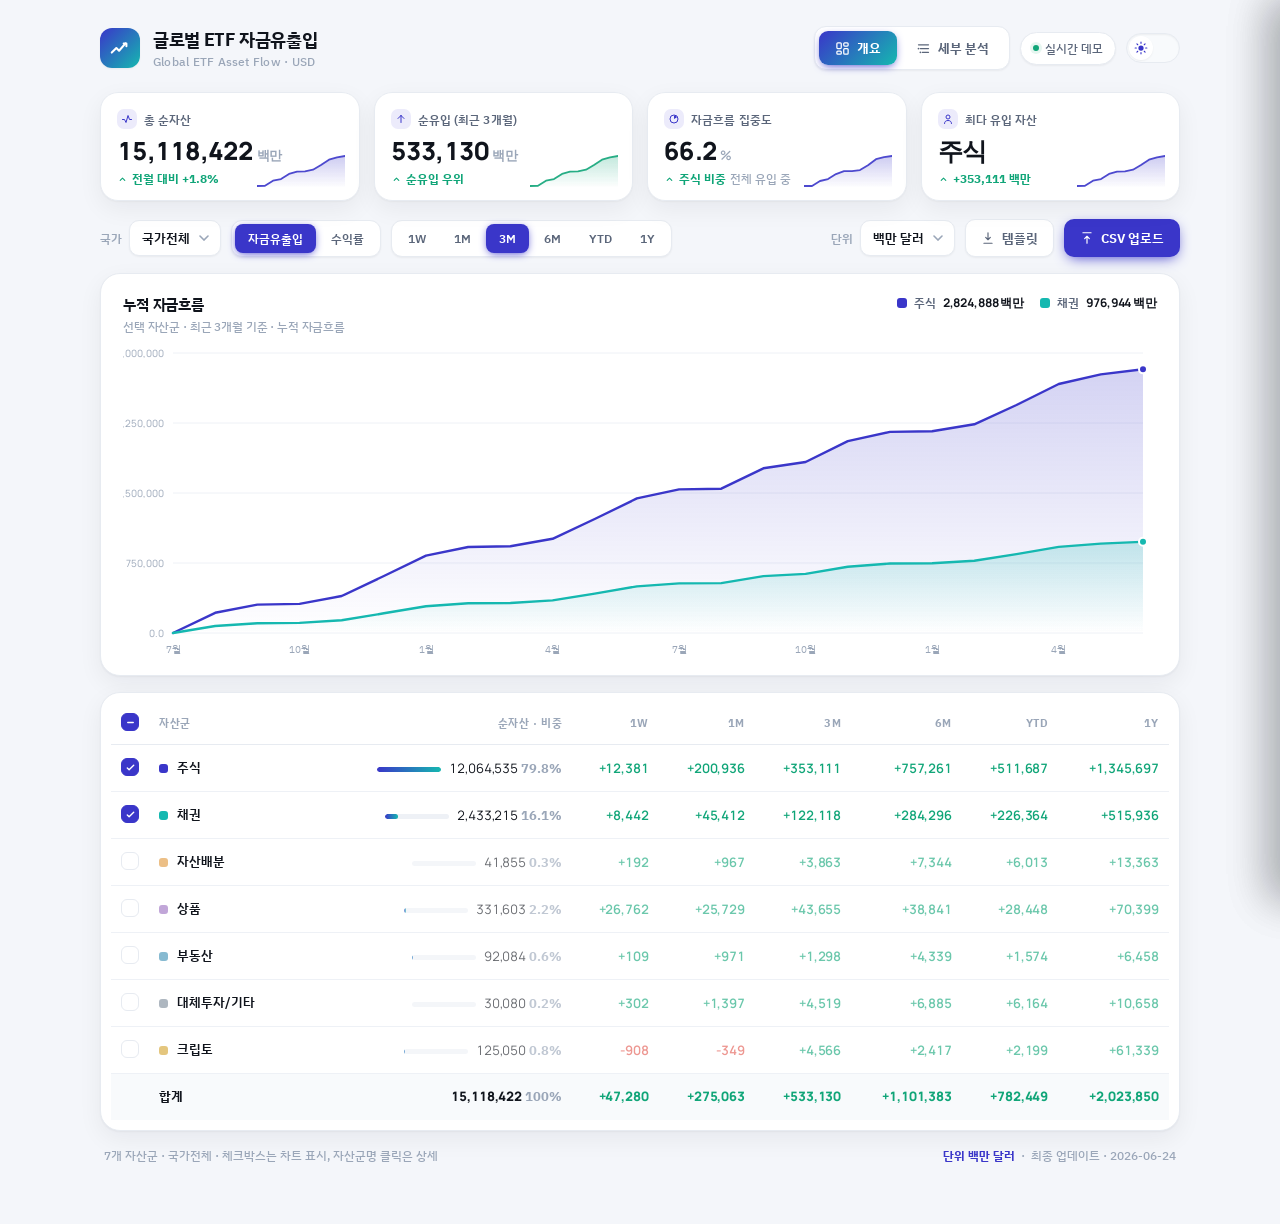
<file: etf_dashboard_v3.html>
<!DOCTYPE html>
<html lang="ko" data-theme="light">
<head>
<meta charset="UTF-8">
<meta name="viewport" content="width=device-width, initial-scale=1.0">
<title>글로벌 ETF 자금유출입</title>
<style>
  @import url('https://fonts.googleapis.com/css2?family=Manrope:wght@400;500;600;700;800&family=IBM+Plex+Sans+KR:wght@400;500;600;700&display=swap');

  :root[data-theme="light"]{
    --bg:#f4f6fa;
    --surface:#ffffff;
    --surface-2:#f8fafc;
    --ink:#10141c;
    --ink-2:#5b667a;
    --ink-3:#9aa6b8;
    --line:#e7ebf1;
    --line-2:#eef1f6;
    --accent:#3a36c9;       /* deep indigo */
    --accent-2:#15b8b0;     /* teal */
    --accent-soft:#ecebfb;
    --inflow:#10a578;       /* emerald */
    --inflow-bg:#e6f6f0;
    --outflow:#e2574e;      /* coral */
    --outflow-bg:#fdeceb;
    --shadow:0 1px 2px rgba(16,20,28,.04),0 8px 24px rgba(16,20,28,.06);
    --shadow-sm:0 1px 2px rgba(16,20,28,.05);
    --grid:#eef1f6;
  }
  :root[data-theme="dark"]{
    --bg:#0c0f17;
    --surface:#151a25;
    --surface-2:#1b212e;
    --ink:#eef2f8;
    --ink-2:#9aa6b8;
    --ink-3:#5f6b7e;
    --line:#252c3a;
    --line-2:#1e2533;
    --accent:#7d79ff;
    --accent-2:#2fd4cb;
    --accent-soft:#211f3d;
    --inflow:#22c98e;
    --inflow-bg:#0f2a22;
    --outflow:#ff6b61;
    --outflow-bg:#2c1614;
    --shadow:0 1px 2px rgba(0,0,0,.3),0 12px 32px rgba(0,0,0,.35);
    --shadow-sm:0 1px 2px rgba(0,0,0,.4);
    --grid:#222a38;
  }
  *{box-sizing:border-box;}
  html{scroll-behavior:smooth;}
  body{
    margin:0;background:var(--bg);color:var(--ink);
    font-family:"IBM Plex Sans KR","Manrope",sans-serif;
    font-size:13px;line-height:1.5;
    transition:background .35s ease,color .35s ease;
    -webkit-font-smoothing:antialiased;
  }
  .num{font-family:"Manrope",sans-serif;font-feature-settings:"tnum";letter-spacing:-.01em;}
  .wrap{max-width:1120px;margin:0 auto;padding:26px 20px 60px;}

  /* ---- top bar ---- */
  .topbar{display:flex;align-items:center;justify-content:space-between;margin-bottom:22px;gap:16px;}
  .brand{display:flex;align-items:center;gap:13px;min-width:0;}
  .brand .mark{
    width:40px;height:40px;border-radius:12px;flex-shrink:0;
    background:linear-gradient(135deg,var(--accent),var(--accent-2));
    display:grid;place-items:center;color:#fff;box-shadow:var(--shadow-sm);
    position:relative;overflow:hidden;
  }
  .brand .mark svg{width:22px;height:22px;}
  .brand h1{font-size:18px;font-weight:700;margin:0;letter-spacing:-.02em;}
  .brand p{margin:0;font-size:11.5px;color:var(--ink-3);font-weight:500;letter-spacing:.02em;}

  .topbar-right{display:flex;align-items:center;gap:10px;}
  .pill{
    font-size:11.5px;color:var(--ink-2);background:var(--surface);
    border:1px solid var(--line);padding:7px 12px;border-radius:999px;font-weight:500;
    display:flex;align-items:center;gap:6px;box-shadow:var(--shadow-sm);
  }
  .pill .dot{width:6px;height:6px;border-radius:50%;background:var(--inflow);box-shadow:0 0 0 3px var(--inflow-bg);}

  /* theme toggle */
  .theme-btn{
    width:54px;height:30px;border-radius:999px;border:1px solid var(--line);
    background:var(--surface-2);position:relative;cursor:pointer;padding:0;
    transition:background .3s;box-shadow:var(--shadow-sm) inset;
  }
  .theme-btn .knob{
    position:absolute;top:2px;left:2px;width:24px;height:24px;border-radius:50%;
    background:var(--surface);box-shadow:var(--shadow-sm);
    display:grid;place-items:center;transition:transform .32s cubic-bezier(.4,1.4,.5,1);
    color:var(--accent);
  }
  :root[data-theme="dark"] .theme-btn .knob{transform:translateX(24px);}
  .theme-btn svg{width:14px;height:14px;}

  /* ---- KPI cards ---- */
  .kpis{display:grid;grid-template-columns:repeat(4,1fr);gap:14px;margin-bottom:18px;}
  .kpi{
    background:var(--surface);border:1px solid var(--line);border-radius:18px;
    padding:16px 16px 12px;box-shadow:var(--shadow);position:relative;overflow:hidden;
    transition:transform .25s ease,box-shadow .25s ease,background .35s;
  }
  .kpi:hover{transform:translateY(-3px);box-shadow:0 4px 8px rgba(16,20,28,.06),0 16px 40px rgba(16,20,28,.1);}
  .kpi .label{font-size:11.5px;color:var(--ink-2);font-weight:600;letter-spacing:.01em;display:flex;align-items:center;gap:7px;}
  .kpi .label .ic{width:20px;height:20px;border-radius:7px;display:grid;place-items:center;background:var(--accent-soft);color:var(--accent);}
  .kpi .label .ic svg{width:12px;height:12px;}
  .kpi .value{font-size:25px;font-weight:800;margin-top:9px;letter-spacing:-.03em;line-height:1;}
  .kpi .value .suf{font-size:13px;font-weight:600;color:var(--ink-3);margin-left:3px;}
  .kpi .delta{font-size:12px;font-weight:700;margin-top:7px;display:flex;align-items:center;gap:4px;}
  .kpi .delta.up{color:var(--inflow);}
  .kpi .delta.down{color:var(--outflow);}
  .kpi .delta .sub{color:var(--ink-3);font-weight:500;}
  .kpi .spark{position:absolute;right:14px;bottom:12px;width:88px;height:34px;opacity:.9;}

  /* ---- controls ---- */
  .toolbar{
    display:flex;flex-wrap:wrap;gap:10px;align-items:center;margin-bottom:16px;
  }
  .field{display:flex;align-items:center;gap:7px;}
  .field>span{font-size:11.5px;color:var(--ink-3);font-weight:600;}
  select{
    font-family:inherit;font-size:12.5px;font-weight:600;color:var(--ink);
    background:var(--surface);border:1px solid var(--line);border-radius:10px;
    padding:8px 30px 8px 12px;cursor:pointer;box-shadow:var(--shadow-sm);
    appearance:none;
    background-image:url("data:image/svg+xml,%3Csvg xmlns='http://www.w3.org/2000/svg' width='10' height='6' viewBox='0 0 10 6'%3E%3Cpath d='M1 1l4 4 4-4' stroke='%239aa6b8' stroke-width='1.6' fill='none' stroke-linecap='round'/%3E%3C/svg%3E");
    background-repeat:no-repeat;background-position:right 11px center;
  }
  .seg{display:inline-flex;background:var(--surface);border:1px solid var(--line);border-radius:11px;padding:3px;gap:2px;box-shadow:var(--shadow-sm);}
  .seg button{
    border:none;background:transparent;padding:6px 13px;font-size:12px;font-weight:600;
    color:var(--ink-2);border-radius:8px;cursor:pointer;font-family:inherit;transition:all .2s;
  }
  .seg button:hover{color:var(--ink);}
  .seg button.on{background:var(--accent);color:#fff;box-shadow:0 2px 8px -2px var(--accent);}
  .grow{flex:1;}
  .btn{
    font-family:inherit;font-size:12.5px;font-weight:700;cursor:pointer;
    border-radius:10px;padding:9px 15px;border:1px solid transparent;display:inline-flex;align-items:center;gap:7px;
    transition:all .2s;
  }
  .btn svg{width:14px;height:14px;}
  .btn-primary{background:var(--accent);color:#fff;box-shadow:0 4px 14px -4px var(--accent);}
  .btn-primary:hover{filter:brightness(1.08);transform:translateY(-1px);}
  .btn-ghost{background:var(--surface);color:var(--ink-2);border-color:var(--line);box-shadow:var(--shadow-sm);}
  .btn-ghost:hover{color:var(--ink);}
  .file-input{display:none;}

  /* ---- chart card ---- */
  .card{
    background:var(--surface);border:1px solid var(--line);border-radius:20px;
    box-shadow:var(--shadow);transition:background .35s;
  }
  .chart-card{padding:20px 22px 14px;margin-bottom:16px;}
  .chart-head{display:flex;justify-content:space-between;align-items:flex-start;margin-bottom:6px;flex-wrap:wrap;gap:10px;}
  .chart-title{font-size:14.5px;font-weight:700;letter-spacing:-.01em;}
  .chart-title small{display:block;font-size:11.5px;color:var(--ink-3);font-weight:500;margin-top:2px;}
  .legend{display:flex;gap:16px;flex-wrap:wrap;}
  .legend span{display:inline-flex;align-items:center;gap:7px;font-size:12px;font-weight:600;color:var(--ink-2);}
  .legend i{width:10px;height:10px;border-radius:3px;}
  .legend b{color:var(--ink);font-family:"Manrope";}
  .chart-box{height:320px;position:relative;margin-top:4px;}
  .tip{
    position:absolute;pointer-events:none;background:var(--ink);color:var(--surface);
    padding:7px 10px;border-radius:9px;font-size:11.5px;font-weight:600;opacity:0;
    transform:translate(-50%,-115%);transition:opacity .12s;white-space:nowrap;z-index:5;
    box-shadow:0 6px 20px rgba(0,0,0,.25);
  }
  .tip .row{display:flex;align-items:center;gap:6px;}
  .tip i{width:8px;height:8px;border-radius:2px;display:inline-block;}

  /* ---- table ---- */
  .table-card{padding:8px 10px 10px;overflow-x:auto;}
  table{width:100%;border-collapse:collapse;min-width:780px;}
  thead th{
    font-size:11px;font-weight:700;color:var(--ink-3);text-transform:uppercase;letter-spacing:.05em;
    padding:12px 10px;text-align:right;white-space:nowrap;border-bottom:1px solid var(--line);
  }
  thead th:nth-child(1),thead th:nth-child(2){text-align:left;}
  tbody td{padding:13px 10px;text-align:right;white-space:nowrap;border-bottom:1px solid var(--line-2);font-size:13px;}
  tbody tr:last-child td{border-bottom:none;}
  tbody td.cat{text-align:left;font-weight:600;}
  tbody td.chk{width:30px;}
  .dot-cat{display:inline-flex;align-items:center;gap:9px;}
  .dot-cat i{width:9px;height:9px;border-radius:3px;flex-shrink:0;}
  tbody tr{cursor:pointer;transition:background .15s;}
  tbody tr:hover{background:var(--surface-2);}
  tbody tr.off td:not(.chk):not(.cat){opacity:.62;}
  tbody tr.off .dot-cat i{opacity:.62;}
  .check{
    width:18px;height:18px;border-radius:6px;border:1.6px solid var(--line);background:var(--surface);
    display:inline-grid;place-items:center;transition:all .18s;cursor:pointer;
  }
  .check.on{background:var(--accent);border-color:var(--accent);}
  .check svg{width:11px;height:11px;color:#fff;opacity:0;transform:scale(.5);transition:all .18s;}
  .check.on svg{opacity:1;transform:scale(1);}
  .check.indet{background:var(--accent);border-color:var(--accent);}
  .check.indet svg{opacity:1;transform:scale(1);}
  .netbar{position:relative;height:5px;border-radius:3px;background:var(--line-2);width:64px;display:inline-block;vertical-align:middle;margin-right:8px;overflow:hidden;}
  .netbar i{position:absolute;left:0;top:0;height:100%;border-radius:3px;background:linear-gradient(90deg,var(--accent),var(--accent-2));}
  .flow-pos{color:var(--inflow);font-weight:600;}
  .flow-neg{color:var(--outflow);font-weight:600;}
  .pct{font-weight:700;}
  tbody tr.total-row{background:var(--surface-2);}
  tbody tr.total-row td{font-weight:800;border-top:1.5px solid var(--line);border-bottom:none;}
  tbody tr.total-row:hover{background:var(--surface-2);}

  .foot{display:flex;justify-content:space-between;align-items:center;margin-top:16px;font-size:11.5px;color:var(--ink-3);font-weight:500;padding:0 4px;}

  /* ---- view switch (개요 / 세부 분석) ---- */
  .viewswitch{display:inline-flex;background:var(--surface);border:1px solid var(--line);border-radius:12px;padding:4px;gap:3px;box-shadow:var(--shadow-sm);}
  .viewswitch button{border:none;background:transparent;padding:8px 16px;font-size:12.5px;font-weight:700;color:var(--ink-2);border-radius:9px;cursor:pointer;font-family:inherit;transition:all .2s;display:flex;align-items:center;gap:7px;}
  .viewswitch button svg{width:15px;height:15px;}
  .viewswitch button.on{background:linear-gradient(135deg,var(--accent),var(--accent-2));color:#fff;box-shadow:0 3px 10px -3px var(--accent);}
  .page{display:none;}
  .page.on{display:block;animation:rise .45s cubic-bezier(.2,.7,.3,1);}

  /* ---- category tabs (대분류) ---- */
  .cattabs{display:flex;gap:8px;margin-bottom:16px;flex-wrap:wrap;}
  .cattab{
    background:var(--surface);border:1px solid var(--line);border-radius:14px;padding:12px 16px;cursor:pointer;
    box-shadow:var(--shadow-sm);transition:all .22s;min-width:130px;text-align:left;font-family:inherit;
  }
  .cattab:hover{transform:translateY(-2px);}
  .cattab .ct-name{font-size:13px;font-weight:700;color:var(--ink);display:flex;align-items:center;gap:8px;}
  .cattab .ct-name i{width:9px;height:9px;border-radius:3px;}
  .cattab .ct-val{font-size:17px;font-weight:800;margin-top:6px;letter-spacing:-.02em;color:var(--ink);}
  .cattab .ct-flow{font-size:11.5px;font-weight:700;margin-top:3px;}
  .cattab.on{border-color:transparent;background:linear-gradient(135deg,var(--accent),var(--accent-2));box-shadow:0 6px 18px -6px var(--accent);}
  .cattab.on .ct-name,.cattab.on .ct-val{color:#fff;}
  .cattab.on .ct-name i{box-shadow:0 0 0 2px rgba(255,255,255,.5);}
  .cattab.on .ct-flow{color:rgba(255,255,255,.9);}

  /* ---- tree table ---- */
  .tree-card{padding:6px 6px 8px;overflow-x:auto;}
  .tree{width:100%;border-collapse:collapse;min-width:760px;}
  .tree thead th{font-size:11px;font-weight:700;color:var(--ink-3);text-transform:uppercase;letter-spacing:.05em;padding:13px 12px;text-align:right;border-bottom:1px solid var(--line);white-space:nowrap;}
  .tree thead th:first-child{text-align:left;min-width:180px;}
  .tree td{padding:0;border-bottom:1px solid var(--line-2);}
  .tree td:not(:first-child){min-width:88px;}
  .tree .cellpad{padding:12px 10px;text-align:right;white-space:nowrap;font-size:13px;}
  .trow{cursor:pointer;transition:background .15s;}
  .trow:hover{background:var(--surface-2);}
  .trow td:first-child .cellpad{text-align:left;display:flex;align-items:center;gap:9px;}
  .twist{width:16px;height:16px;flex-shrink:0;color:var(--ink-3);transition:transform .25s;}
  .trow.open .twist{transform:rotate(90deg);color:var(--accent);}
  .lvl-mid .name{font-weight:700;font-size:13px;}
  .lvl-mid .cellpad{padding-left:12px;}
  .lvl-leaf{background:var(--surface-2);}
  .lvl-leaf .name{font-weight:500;color:var(--ink-2);font-size:12.5px;}
  .lvl-leaf .cellpad:first-child{padding-left:46px;}
  .lvl-leaf.flat{background:transparent;}
  .lvl-leaf.flat .name{font-weight:600;color:var(--ink);font-size:13px;}
  .lvl-leaf.flat .cellpad:first-child{padding-left:12px;}
  .lvl-leaf.flat:hover{background:var(--surface-2);}
  .lvl-leaf:hover{background:var(--accent-soft);}
  .tdot{width:8px;height:8px;border-radius:2px;flex-shrink:0;}
  .micro{display:inline-block;width:54px;height:20px;vertical-align:middle;margin-right:auto;}
  .selectable.sel{background:var(--accent-soft);box-shadow:inset 3px 0 0 var(--accent);}
  .row-hidden{display:none;}
  .leaf-arrow{width:14px;height:14px;color:var(--ink-3);opacity:0;transition:opacity .2s;margin-left:6px;}
  .lvl-leaf:hover .leaf-arrow{opacity:1;}

  /* ---- slide-over detail panel ---- */
  .scrim{position:fixed;inset:0;background:rgba(8,11,18,.42);opacity:0;pointer-events:none;transition:opacity .3s;z-index:40;backdrop-filter:blur(2px);}
  .scrim.on{opacity:1;pointer-events:auto;}
  .panel{
    position:fixed;top:0;right:0;height:100%;width:440px;max-width:92vw;background:var(--surface);
    box-shadow:-12px 0 40px rgba(8,11,18,.18);z-index:41;transform:translateX(100%);
    transition:transform .34s cubic-bezier(.3,.8,.3,1);display:flex;flex-direction:column;border-left:1px solid var(--line);
  }
  .panel.on{transform:none;}
  .panel-head{padding:22px 24px 16px;border-bottom:1px solid var(--line);}
  .panel-head .eyebrow{font-size:11px;font-weight:700;color:var(--ink-3);text-transform:uppercase;letter-spacing:.06em;display:flex;align-items:center;gap:7px;}
  .panel-head .eyebrow i{width:9px;height:9px;border-radius:3px;}
  .panel-head h2{margin:8px 0 0;font-size:22px;font-weight:800;letter-spacing:-.02em;}
  .panel-head .sub{font-size:12px;color:var(--ink-2);margin-top:4px;}
  .panel-close{position:absolute;top:18px;right:18px;width:32px;height:32px;border-radius:10px;border:1px solid var(--line);background:var(--surface-2);cursor:pointer;display:grid;place-items:center;color:var(--ink-2);transition:all .2s;}
  .panel-close:hover{color:var(--ink);background:var(--line-2);}
  .panel-body{padding:20px 24px 28px;overflow-y:auto;flex:1;}
  .stat-grid{display:grid;grid-template-columns:1fr 1fr;gap:10px;margin-bottom:20px;}
  .stat{background:var(--surface-2);border:1px solid var(--line-2);border-radius:13px;padding:13px 14px;}
  .stat .l{font-size:11px;color:var(--ink-3);font-weight:600;}
  .stat .v{font-size:18px;font-weight:800;margin-top:5px;letter-spacing:-.02em;}
  .panel-chart{height:170px;margin:6px 0 20px;}
  .panel-sec-title{font-size:12px;font-weight:700;color:var(--ink-2);margin:0 0 10px;letter-spacing:.01em;}
  .flowbars{display:flex;flex-direction:column;gap:9px;}
  .flowbar{display:grid;grid-template-columns:42px 1fr auto;align-items:center;gap:10px;font-size:12px;}
  .flowbar .pl{color:var(--ink-3);font-weight:600;}
  .flowbar .track{height:8px;background:var(--line-2);border-radius:5px;overflow:hidden;position:relative;}
  .flowbar .track i{position:absolute;top:0;height:100%;border-radius:5px;}
  .flowbar .vl{font-weight:700;font-family:"Manrope";}

  /* clickable category name in overview */
  .cat-link{cursor:pointer;border-radius:7px;padding:3px 6px;margin:-3px -6px;transition:background .15s;}
  .cat-link:hover{background:var(--accent-soft);}
  .cat-link .cat-arrow{width:13px;height:13px;color:var(--ink-3);opacity:0;transition:opacity .2s,transform .2s;}
  .cat-link:hover .cat-arrow{opacity:1;transform:translateX(2px);}

  /* asset panel (wider, with combo chart + date table) */
  .panel.wide{width:580px;}
  .combo-chart{height:200px;margin:4px 0 8px;position:relative;}
  .combo-legend{display:flex;gap:16px;font-size:11.5px;font-weight:600;color:var(--ink-2);margin-bottom:8px;}
  .combo-legend span{display:inline-flex;align-items:center;gap:6px;}
  .combo-legend i{width:12px;height:4px;border-radius:2px;}
  .combo-legend i.bar{width:10px;height:10px;border-radius:2px;}
  .datetable{width:100%;border-collapse:collapse;font-size:12px;}
  .datetable th{font-size:10.5px;font-weight:700;color:var(--ink-3);text-transform:uppercase;letter-spacing:.04em;padding:8px 10px;text-align:right;border-bottom:1px solid var(--line);position:sticky;top:0;background:var(--surface);}
  .datetable th:first-child{text-align:left;}
  .datetable td{padding:8px 10px;text-align:right;border-bottom:1px solid var(--line-2);font-family:"Manrope";font-feature-settings:"tnum";white-space:nowrap;}
  .datetable td:first-child{text-align:left;font-family:"IBM Plex Sans KR";color:var(--ink-2);}
  .datetable tr:hover td{background:var(--surface-2);}
  .dt-scroll{max-height:280px;overflow-y:auto;border:1px solid var(--line-2);border-radius:12px;margin-top:4px;}

  /* fade-in */
  .reveal{opacity:0;transform:translateY(10px);animation:rise .55s cubic-bezier(.2,.7,.3,1) forwards;}
  .kpi:nth-child(1){animation-delay:.04s;}
  .kpi:nth-child(2){animation-delay:.1s;}
  .kpi:nth-child(3){animation-delay:.16s;}
  .kpi:nth-child(4){animation-delay:.22s;}
  @keyframes rise{to{opacity:1;transform:none;}}
  @media (prefers-reduced-motion:reduce){.reveal{animation:none;opacity:1;transform:none;}}

  @media (max-width:860px){
    .kpis{grid-template-columns:repeat(2,1fr);}
    .chart-box{height:260px;}
  }
  @media (max-width:520px){
    .kpis{grid-template-columns:1fr;}
    thead th,tbody td{padding:10px 6px;font-size:11.5px;}
    .brand p{display:none;}
    .panel{width:100%;}
  }
</style>
</head>
<body>
<div class="wrap">

  <!-- top bar -->
  <div class="topbar">
    <div class="brand">
      <div class="mark">
        <svg viewBox="0 0 24 24" fill="none"><path d="M3 17l5-5 3 3 7-8" stroke="#fff" stroke-width="2.2" stroke-linecap="round" stroke-linejoin="round"/><path d="M16 7h3v3" stroke="#fff" stroke-width="2.2" stroke-linecap="round" stroke-linejoin="round"/></svg>
      </div>
      <div>
        <h1>글로벌 ETF 자금유출입</h1>
        <p>Global ETF Asset Flow · USD</p>
      </div>
    </div>
    <div class="topbar-right">
      <div class="viewswitch" id="viewSwitch">
        <button data-page="overview" class="on">
          <svg viewBox="0 0 24 24" fill="none"><rect x="3" y="3" width="7" height="9" rx="1.5" stroke="currentColor" stroke-width="2"/><rect x="14" y="3" width="7" height="5" rx="1.5" stroke="currentColor" stroke-width="2"/><rect x="14" y="12" width="7" height="9" rx="1.5" stroke="currentColor" stroke-width="2"/><rect x="3" y="16" width="7" height="5" rx="1.5" stroke="currentColor" stroke-width="2"/></svg>
          개요
        </button>
        <button data-page="detail">
          <svg viewBox="0 0 24 24" fill="none"><path d="M4 6h16M7 12h13M10 18h10" stroke="currentColor" stroke-width="2" stroke-linecap="round"/><circle cx="4" cy="12" r="1.4" fill="currentColor"/><circle cx="7" cy="18" r="1.4" fill="currentColor"/></svg>
          세부 분석
        </button>
      </div>
      <span class="pill"><span class="dot"></span>실시간 데모</span>
      <button class="theme-btn" id="themeBtn" aria-label="테마 전환">
        <span class="knob" id="knob">
          <svg id="sun" viewBox="0 0 24 24" fill="none"><circle cx="12" cy="12" r="4.5" fill="currentColor"/><g stroke="currentColor" stroke-width="2" stroke-linecap="round"><path d="M12 2v2M12 20v2M2 12h2M20 12h2M5 5l1.4 1.4M17.6 17.6L19 19M19 5l-1.4 1.4M6.4 17.6L5 19"/></g></svg>
        </span>
      </button>
    </div>
  </div>

  <!-- ===== OVERVIEW PAGE ===== -->
  <div class="page on" id="page-overview">
  <!-- KPI cards -->
  <div class="kpis" id="kpis"></div>

  <!-- toolbar -->
  <div class="toolbar">
    <div class="field">
      <span>국가</span>
      <select id="country">
        <option value="ALL">국가전체</option>
        <option value="US">미국</option>
        <option value="HK">홍콩</option>
        <option value="JP">일본</option>
      </select>
    </div>
    <div class="seg" id="viewSeg">
      <button data-view="flow" class="on">자금유출입</button>
      <button data-view="return">수익률</button>
    </div>
    <div class="seg" id="periodSeg">
      <button data-p="flow_1w">1W</button>
      <button data-p="flow_1m">1M</button>
      <button data-p="flow_3m" class="on">3M</button>
      <button data-p="flow_6m">6M</button>
      <button data-p="flow_ytd">YTD</button>
      <button data-p="flow_1y">1Y</button>
    </div>
    <div class="grow"></div>
    <div class="field">
      <span>단위</span>
      <select id="unitSel">
        <option value="trillion">조 달러</option>
        <option value="billion">십억 달러</option>
        <option value="million" selected>백만 달러</option>
        <option value="thousand">천 달러</option>
      </select>
    </div>
    <button class="btn btn-ghost" id="tmplBtn">
      <svg viewBox="0 0 24 24" fill="none"><path d="M12 3v12m0 0l-4-4m4 4l4-4M5 21h14" stroke="currentColor" stroke-width="2" stroke-linecap="round" stroke-linejoin="round"/></svg>
      템플릿
    </button>
    <button class="btn btn-primary" id="uploadBtn">
      <svg viewBox="0 0 24 24" fill="none"><path d="M12 21V9m0 0l-4 4m4-4l4 4M5 3h14" stroke="currentColor" stroke-width="2" stroke-linecap="round" stroke-linejoin="round"/></svg>
      CSV 업로드
    </button>
    <input type="file" id="fileInput" class="file-input" accept=".csv">
  </div>

  <!-- chart -->
  <div class="card chart-card">
    <div class="chart-head">
      <div class="chart-title">누적 자금흐름<small id="chartSub">선택 자산군 · 최근 추이</small></div>
      <div class="legend" id="legend"></div>
    </div>
    <div class="chart-box" id="chartBox"><div class="tip" id="tip"></div></div>
  </div>

  <!-- table -->
  <div class="card table-card">
    <table>
      <thead>
        <tr>
          <th class="chk"><span class="check" id="checkAll" title="전체 선택/해제"><svg viewBox="0 0 24 24" fill="none"><path d="M5 13l4 4L19 7" stroke="currentColor" stroke-width="3" stroke-linecap="round" stroke-linejoin="round"/></svg></span></th>
          <th>자산군</th>
          <th>순자산 · 비중</th>
          <th>1W</th><th>1M</th><th>3M</th><th>6M</th><th>YTD</th><th>1Y</th>
        </tr>
      </thead>
      <tbody id="tbody"></tbody>
    </table>
  </div>

  <div class="foot">
    <span id="rowNote"></span>
    <span><span id="unitNote" style="color:var(--accent);font-weight:700"></span> &nbsp;·&nbsp; <span id="lastUpdate"></span></span>
  </div>
  </div><!-- /page-overview -->

  <!-- ===== DETAIL PAGE ===== -->
  <div class="page" id="page-detail">
    <!-- detail toolbar -->
    <div class="toolbar">
      <div class="seg" id="axisSeg">
        <button data-axis="asset" class="on">자산별</button>
        <button data-axis="region">지역·국가별</button>
      </div>
      <div class="seg" id="viewSegD">
        <button data-view="flow" class="on">자금유출입</button>
        <button data-view="return">수익률</button>
      </div>
      <div class="seg" id="periodSegD">
        <button data-p="flow_1w">1W</button>
        <button data-p="flow_1m">1M</button>
        <button data-p="flow_3m" class="on">3M</button>
        <button data-p="flow_6m">6M</button>
        <button data-p="flow_ytd">YTD</button>
        <button data-p="flow_1y">1Y</button>
      </div>
      <div class="grow"></div>
      <div class="field">
        <span>단위</span>
        <select id="unitSelD">
          <option value="trillion">조 달러</option>
          <option value="billion">십억 달러</option>
          <option value="million" selected>백만 달러</option>
          <option value="thousand">천 달러</option>
        </select>
      </div>
    </div>
    <div class="cattabs" id="cattabs"></div>
    <div class="card tree-card">
      <table class="tree">
        <thead>
          <tr>
            <th id="treeHeadCol">분류 · 세부항목</th>
            <th>순자산 · 비중</th>
            <th>1W</th><th>1M</th><th>3M</th><th>6M</th><th>YTD</th><th>1Y</th>
          </tr>
        </thead>
        <tbody id="treebody"></tbody>
      </table>
    </div>
    <div class="foot">
      <span id="treeNote"></span>
      <span id="treeHint">세부항목을 클릭하면 상세 추이를 볼 수 있습니다</span>
    </div>
  </div><!-- /page-detail -->
  </div><!-- /wrap -->

  <!-- slide-over detail panel -->
  <div class="scrim" id="scrim"></div>
  <aside class="panel" id="panel">
    <div class="panel-head">
      <button class="panel-close" id="panelClose"><svg width="16" height="16" viewBox="0 0 24 24" fill="none"><path d="M6 6l12 12M18 6L6 18" stroke="currentColor" stroke-width="2" stroke-linecap="round"/></svg></button>
      <div class="eyebrow" id="pEyebrow"></div>
      <h2 id="pName"></h2>
      <div class="sub" id="pSub"></div>
    </div>
    <div class="panel-body">
      <div class="stat-grid" id="pStats"></div>
      <div class="panel-sec-title">누적 자금흐름 추이</div>
      <div class="panel-chart" id="pChart"></div>
      <div class="panel-sec-title">기간별 순유입</div>
      <div class="flowbars" id="pFlows"></div>
      <div class="panel-sec-title" style="margin-top:20px">기간별 수익률</div>
      <div class="panel-chart" id="pReturnChart" style="height:150px"></div>
    </div>
  </aside>

  <!-- asset-level slide-over panel (overview) -->
  <aside class="panel wide" id="apanel">
    <div class="panel-head">
      <button class="panel-close" id="apanelClose"><svg width="16" height="16" viewBox="0 0 24 24" fill="none"><path d="M6 6l12 12M18 6L6 18" stroke="currentColor" stroke-width="2" stroke-linecap="round"/></svg></button>
      <div class="eyebrow" id="apEyebrow"></div>
      <h2 id="apName"></h2>
      <div class="sub" id="apSub"></div>
    </div>
    <div class="panel-body">
      <div class="stat-grid" id="apStats"></div>
      <div class="panel-sec-title">누적 자금유출입 · 순자산 추이</div>
      <div class="combo-legend">
        <span><i class="bar" style="background:var(--accent)"></i>누적 자금유출입 (좌)</span>
        <span><i style="background:var(--accent-2)"></i>순자산 (우)</span>
      </div>
      <div class="combo-chart" id="apChart"></div>
      <div class="panel-sec-title" style="margin-top:18px">일자별 상세</div>
      <div class="dt-scroll">
        <table class="datetable">
          <thead><tr><th>일자</th><th>순자산</th><th>당일</th><th>누적</th></tr></thead>
          <tbody id="apRows"></tbody>
        </table>
      </div>
    </div>
  </aside>

<script>
const COLORS={
  "주식":"#3a36c9","채권":"#15b8b0","자산배분":"#e0973c","상품":"#9b6fc0",
  "부동산":"#3d8fb5","대체투자/기타":"#7d8a99","크립토":"#d4a32f"
};
const DEMO={
  ALL:[
    {category:"주식",netasset:12064535,flow_1w:12381,flow_1m:200936,flow_3m:353111,flow_6m:757261,flow_ytd:511687,flow_1y:1345697},
    {category:"채권",netasset:2433215,flow_1w:8442,flow_1m:45412,flow_3m:122118,flow_6m:284296,flow_ytd:226364,flow_1y:515936},
    {category:"자산배분",netasset:41855,flow_1w:192,flow_1m:967,flow_3m:3863,flow_6m:7344,flow_ytd:6013,flow_1y:13363},
    {category:"상품",netasset:331603,flow_1w:26762,flow_1m:25729,flow_3m:43655,flow_6m:38841,flow_ytd:28448,flow_1y:70399},
    {category:"부동산",netasset:92084,flow_1w:109,flow_1m:971,flow_3m:1298,flow_6m:4339,flow_ytd:1574,flow_1y:6458},
    {category:"대체투자/기타",netasset:30080,flow_1w:302,flow_1m:1397,flow_3m:4519,flow_6m:6885,flow_ytd:6164,flow_1y:10658},
    {category:"크립토",netasset:125050,flow_1w:-908,flow_1m:-349,flow_3m:4566,flow_6m:2417,flow_ytd:2199,flow_1y:61339},
  ],
  US:[
    {category:"주식",netasset:8200000,flow_1w:9800,flow_1m:150000,flow_3m:260000,flow_6m:560000,flow_ytd:380000,flow_1y:980000},
    {category:"채권",netasset:1600000,flow_1w:6200,flow_1m:33000,flow_3m:90000,flow_6m:210000,flow_ytd:168000,flow_1y:380000},
    {category:"상품",netasset:210000,flow_1w:18000,flow_1m:17000,flow_3m:30000,flow_6m:26000,flow_ytd:19000,flow_1y:48000},
    {category:"크립토",netasset:98000,flow_1w:-600,flow_1m:-200,flow_3m:3400,flow_6m:1800,flow_ytd:1600,flow_1y:48000},
    {category:"부동산",netasset:60000,flow_1w:70,flow_1m:640,flow_3m:860,flow_6m:2900,flow_ytd:1040,flow_1y:4300},
  ],
  HK:[
    {category:"주식",netasset:1900000,flow_1w:1500,flow_1m:28000,flow_3m:52000,flow_6m:110000,flow_ytd:78000,flow_1y:210000},
    {category:"채권",netasset:520000,flow_1w:1400,flow_1m:7800,flow_3m:21000,flow_6m:48000,flow_ytd:39000,flow_1y:88000},
    {category:"상품",netasset:72000,flow_1w:5200,flow_1m:5000,flow_3m:8500,flow_6m:7600,flow_ytd:5600,flow_1y:14000},
    {category:"크립토",netasset:34000,flow_1w:-180,flow_1m:-90,flow_3m:1800,flow_6m:900,flow_ytd:820,flow_1y:18000},
    {category:"자산배분",netasset:18000,flow_1w:80,flow_1m:400,flow_3m:1600,flow_6m:3000,flow_ytd:2500,flow_1y:5500},
  ],
  JP:[
    {category:"주식",netasset:940000,flow_1w:600,flow_1m:9800,flow_3m:18000,flow_6m:38000,flow_ytd:26000,flow_1y:68000},
    {category:"채권",netasset:230000,flow_1w:430,flow_1m:2200,flow_3m:6100,flow_6m:14000,flow_ytd:11000,flow_1y:25000},
    {category:"상품",netasset:32000,flow_1w:2800,flow_1m:2700,flow_3m:4600,flow_6m:4100,flow_ytd:3000,flow_1y:7400},
    {category:"부동산",netasset:21000,flow_1w:30,flow_1m:260,flow_3m:420,flow_6m:1200,flow_ytd:560,flow_1y:2100},
  ],
};

let data=JSON.parse(JSON.stringify(DEMO));

/* ---- hierarchical detail data: 대분류 > 중분류 > 세부항목 ---- */
/* flows are 1y; other periods derived by ratio for demo brevity */
function leaf(name,netasset,f1y){
  const r={flow_1w:0.009,flow_1m:0.15,flow_3m:0.26,flow_6m:0.56,flow_ytd:0.38};
  return {name,netasset,flow_1w:Math.round(f1y*r.flow_1w),flow_1m:Math.round(f1y*r.flow_1m),
    flow_3m:Math.round(f1y*r.flow_3m),flow_6m:Math.round(f1y*r.flow_6m),flow_ytd:Math.round(f1y*r.flow_ytd),flow_1y:f1y};
}
const HIER={
  "주식":{color:"#3a36c9",groups:[
    {name:"스타일",children:[
      leaf("성장",946375,142000),leaf("가치",825172,118000),leaf("배당",560000,86000),
      leaf("퀄리티",116503,24700),leaf("저변동성",51678,12870),leaf("모멘텀",76265,9859),
    ]},
    {name:"테마",children:[
      leaf("기술혁신",19401,2870),leaf("AI/로봇",43126,5717),leaf("신재생에너지",19954,3470),
      leaf("크립토",1845,1637),leaf("반도체",294,1463),leaf("2차전지",2377,2870),
    ]},
    {name:"섹터/산업",children:[
      leaf("IT",472152,890598),leaf("금융",95946,-5496),leaf("헬스케어",92175,890),
      leaf("소재",77082,333),leaf("경기소비재",34081,2870),leaf("산업재",64178,5718),
    ]},
  ]},
  "채권":{color:"#15b8b0",flat:true,leaves:[
    leaf("종합",910121,142000),leaf("국채",558723,86000),leaf("회사채",212583,42000),
    leaf("지방채",159499,24700),leaf("투자적격",140763,18027),leaf("하이일드",120423,15400),
    leaf("MBS",80291,9859),leaf("물가연동",75842,8400),leaf("ABS",50278,5718),
    leaf("변동금리",41534,4600),leaf("시니어론",17249,2100),leaf("머니마켓",28617,3470),
    leaf("ESG(채권)",13930,1637),leaf("전환사채",12692,1463),leaf("RFR/지표금리",4406,520),
    leaf("금리헤지",2841,333),leaf("올인컴(채권)",2364,290),leaf("목표성과(채권)",103,12),
    leaf("기타",953,110),
  ]},
  /* ▼ 임시 구성 — 세부항목 추후 수정 예정 */
  "자산배분":{color:"#e0973c",flat:true,leaves:[
    leaf("타깃데이트",18000,4200),leaf("리스크패리티",9800,1800),leaf("멀티에셋",8200,1600),
    leaf("인컴배분",5855,1100),leaf("기타",2000,463),
  ]},
  "상품":{color:"#9b6fc0",flat:true,leaves:[
    leaf("금",142000,28448),leaf("원유",68000,9800),leaf("천연가스",32000,4600),
    leaf("광범위 원자재",54000,12870),leaf("귀금속",24000,5718),leaf("농산물",11603,2100),
  ]},
  "부동산":{color:"#3d8fb5",flat:true,leaves:[
    leaf("리츠",52000,3800),leaf("주거용",18000,1200),leaf("상업용",14084,980),
    leaf("인프라/물류",8000,478),
  ]},
  "대체투자/기타":{color:"#7d8a99",flat:true,leaves:[
    leaf("헤지펀드 전략",12000,2100),leaf("인프라",10080,1637),leaf("천연자원",5000,820),
    leaf("프라이빗에셋",3000,400),
  ]},
  "크립토":{color:"#d4a32f",flat:true,leaves:[
    leaf("비트코인 현물",98000,48000),leaf("이더리움 현물",27000,13363),
    leaf("멀티코인",4000,1200),leaf("스테이킹",2050,800),
  ]},
};
const DETAIL_CATS=Object.keys(HIER);

/* ---- region/country hierarchy: 지역(대륙) > 국가 ---- */
/* 임시 구성 — 데이터 추후 채움. 이미지 기반 지역·국가 구성 */
const REGION={
  "주요 지역":{color:"#3a36c9",groups:[
    {name:"주요 지역",children:[
      leaf("전세계",1536101,286340),leaf("전세계(미국 제외)",337069,63433),
      leaf("이머징",138272,24132),leaf("이머징(중국 제외)",24130,4252),
      leaf("선진국",7042,3138),leaf("EAFE",278755,16331),
    ]},
  ]},
  "아메리카":{color:"#15b8b0",groups:[
    {name:"북미",children:[
      leaf("미국",11746503,2849713),leaf("캐나다",16661,2401),
    ]},
    {name:"중남미",children:[
      leaf("브라질",11706,1800),leaf("멕시코",2268,420),leaf("기타 중남미국가",2420,380),
    ]},
  ]},
  "아시아":{color:"#9b6fc0",groups:[
    {name:"아시아",children:[
      leaf("한국",24823,3800),leaf("중국",30947,4600),leaf("홍콩",1094,210),
      leaf("일본",60872,9800),leaf("인도",13389,2100),leaf("대만",12193,1900),
      leaf("인도네시아",317,48),leaf("베트남",637,90),leaf("기타 아시아국가",1556,240),
    ]},
  ]},
  "유럽":{color:"#3d8fb5",groups:[
    {name:"유럽",children:[
      leaf("영국",9056,1400),leaf("독일",1833,280),leaf("스위스",2277,340),
      leaf("이스라엘",1384,210),leaf("프랑스",377,56),leaf("기타 유럽국가",5109,780),
    ]},
  ]},
  "오세아니아":{color:"#15b8b0",groups:[
    {name:"오세아니아",children:[
      leaf("호주",1531,230),leaf("기타 오세아니아국가",70,10),
    ]},
  ]},
  "중동":{color:"#7d8a99",groups:[
    {name:"중동",children:[
      leaf("사우디아라비아",704,105),leaf("기타 중동국가",418,62),
    ]},
  ]},
  "기타 지역":{color:"#d4a32f",groups:[
    {name:"기타 지역",children:[
      leaf("기타 지역",457777,68000),leaf("기타 아프리카 국가",12000,1800),
    ]},
  ]},
};
const REGION_CATS=Object.keys(REGION);

let detailAxis="asset";        // "asset" | "region"
let detailCat="주식";
let detailRegion="주요 지역";
let openGroups={};   // groupName -> bool
let selectedLeaf=null;
let lastAssetCat=null;   // for unit re-render
let lastLeaf=null;       // {leaf, group}

let state={country:"ALL",view:"flow",period:"flow_3m",enabled:{}};
const PERIOD_SCALE={flow_1w:60,flow_1m:14,flow_3m:8,flow_6m:5,flow_ytd:6,flow_1y:2.2};
const PERIOD_LABEL={flow_1w:"최근 1주",flow_1m:"최근 1개월",flow_3m:"최근 3개월",flow_6m:"최근 6개월",flow_ytd:"연초 이후",flow_1y:"최근 1년"};
const C_LABEL={ALL:"국가전체",US:"미국",HK:"홍콩",JP:"일본"};

/* ---- currency unit system (base data is in MILLIONS of USD) ---- */
/* factor = how many base-millions per 1 display-unit */
const UNITS={
  trillion:{label:"조 달러",short:"조",factor:1000000},
  billion :{label:"십억 달러",short:"십억",factor:1000},
  million :{label:"백만 달러",short:"백만",factor:1},
  thousand:{label:"천 달러",short:"천",factor:0.001},
};
let unit="million"; // default
const uScale=v=>v/UNITS[unit].factor;
const uLabel=()=>UNITS[unit].label;
const uShort=()=>UNITS[unit].short;
/* axis tick formatter: scale + decimals that keep ticks distinct */
const axisFmt=v=>{
  const s=uScale(v),a=Math.abs(s);
  let d=0;
  if(a>0&&a<1)d=2; else if(a<10)d=1; else d=0;
  return s.toLocaleString("en-US",{minimumFractionDigits:d,maximumFractionDigits:d});
};

/* canonical asset-category order shown in overview regardless of country */
const ASSET_ORDER=["주식","채권","자산배분","상품","부동산","대체투자/기타","크립토"];
const ZERO_ROW={netasset:0,flow_1w:0,flow_1m:0,flow_3m:0,flow_6m:0,flow_ytd:0,flow_1y:0};
const curRows=()=>{
  const arr=data[state.country]||[];
  const byCat={};arr.forEach(r=>byCat[r.category]=r);
  // include any categories present in data but not in canonical list, appended at end
  const extras=arr.map(r=>r.category).filter(c=>!ASSET_ORDER.includes(c));
  return [...ASSET_ORDER,...extras].map(c=>byCat[c]||{category:c,...ZERO_ROW});
};
/* fmt: scale to current unit, choose decimals by magnitude */
const fmt=n=>{
  const v=uScale(n);
  const a=Math.abs(v);
  let d=0;
  if(a<1&&a>0)d=2; else if(a<10)d=2; else if(a<100)d=1; else d=0;
  return v.toLocaleString("en-US",{minimumFractionDigits:d,maximumFractionDigits:d});
};
/* compact: same scaling, used for KPI/cat headline */
const fmtCompact=n=>fmt(n);
function ensureEnabled(rows){rows.forEach(r=>{if(!(r.category in state.enabled))state.enabled[r.category]=(r.category==="주식"||r.category==="채권");});}

/* synthetic cumulative series */
function buildSeries(target,n=24){
  const arr=[];
  for(let i=0;i<n;i++){
    const base=target*(i/(n-1));
    const noise=target*0.035*Math.sin(i*1.25)+(i===14?target*0.05:0);
    arr.push(Math.max(0,Math.round(base+noise)));
  }
  arr[n-1]=target;return arr;
}
function monthLabels(n=24){
  const out=[];const now=new Date(2026,5,24);
  for(let i=n-1;i>=0;i--){const d=new Date(now);d.setMonth(d.getMonth()-i);out.push(`${d.getMonth()+1}월`);}
  return out;
}

/* ---------- KPI cards ---------- */
function miniSpark(values,color){
  const w=88,h=34,max=Math.max(...values),min=Math.min(...values);
  const rng=(max-min)||1;
  const pts=values.map((v,i)=>`${(i/(values.length-1)*w).toFixed(1)},${(h-((v-min)/rng)*(h-4)-2).toFixed(1)}`);
  const area=`0,${h} ${pts.join(" ")} ${w},${h}`;
  const id="g"+Math.random().toString(36).slice(2,7);
  return `<svg class="spark" viewBox="0 0 ${w} ${h}" preserveAspectRatio="none">
    <defs><linearGradient id="${id}" x1="0" y1="0" x2="0" y2="1">
      <stop offset="0" stop-color="${color}" stop-opacity=".28"/><stop offset="1" stop-color="${color}" stop-opacity="0"/>
    </linearGradient></defs>
    <polygon points="${area}" fill="url(#${id})"/>
    <polyline points="${pts.join(" ")}" fill="none" stroke="${color}" stroke-width="1.8" stroke-linecap="round" stroke-linejoin="round"/>
  </svg>`;
}
function renderKpis(){
  const rows=curRows();
  const totalAsset=rows.reduce((a,r)=>a+r.netasset,0);
  const netIn=rows.reduce((a,r)=>a+r[state.period],0);
  const inflows=rows.filter(r=>r[state.period]>0).reduce((a,r)=>a+r[state.period],0);
  const outflows=rows.filter(r=>r[state.period]<0).reduce((a,r)=>a+r[state.period],0);
  const top=[...rows].sort((a,b)=>b[state.period]-a[state.period])[0];
  // 자금흐름 집중도: 최다 유입 자산군이 전체 유입에서 차지하는 비중
  const topInflow=Math.max(0,top?top[state.period]:0);
  const concentration=inflows>0?(topInflow/inflows*100):0;
  const assetAccent=getComputedStyle(document.documentElement).getPropertyValue("--accent").trim();
  const inAccent=getComputedStyle(document.documentElement).getPropertyValue("--inflow").trim();
  const outAccent=getComputedStyle(document.documentElement).getPropertyValue("--outflow").trim();

  const cards=[
    {label:"총 순자산",icon:'<path d="M3 13h4l3 6 4-14 3 8h4" stroke="currentColor" stroke-width="2" fill="none" stroke-linecap="round" stroke-linejoin="round"/>',
     value:fmtCompact(totalAsset),suf:uShort(),delta:"전월 대비 +1.8%",dir:"up",sub:"",
     spark:miniSpark(buildSeries(totalAsset).slice(-12),assetAccent)},
    {label:`순유입 (${PERIOD_LABEL[state.period]})`,icon:'<path d="M12 19V5m0 0l-6 6m6-6l6 6" stroke="currentColor" stroke-width="2" fill="none" stroke-linecap="round" stroke-linejoin="round"/>',
     value:fmt(netIn),suf:uShort(),delta:netIn>=0?"순유입 우위":"순유출 우위",dir:netIn>=0?"up":"down",sub:"",
     spark:miniSpark(buildSeries(Math.abs(netIn)).slice(-12),netIn>=0?inAccent:outAccent)},
    {label:"자금흐름 집중도",icon:'<circle cx="12" cy="12" r="8" stroke="currentColor" stroke-width="2" fill="none"/><path d="M12 12V5a7 7 0 016 3.5z" fill="currentColor"/>',
     value:concentration.toFixed(1),suf:"%",delta:top?`${top.category} 비중`:"-",dir:"up",sub:"전체 유입 중",
     spark:miniSpark(buildSeries(concentration).slice(-12),assetAccent)},
    {label:"최다 유입 자산",icon:'<circle cx="12" cy="8" r="4" stroke="currentColor" stroke-width="2" fill="none"/><path d="M5 21c0-4 3-6 7-6s7 2 7 6" stroke="currentColor" stroke-width="2" fill="none" stroke-linecap="round"/>',
     value:top?top.category:"-",suf:"",delta:top?`+${fmt(top[state.period])} ${uShort()}`:"",dir:"up",sub:"",
     spark:top?miniSpark(buildSeries(top[state.period]).slice(-12),COLORS[top.category]||assetAccent):""},
  ];

  document.getElementById("kpis").innerHTML=cards.map(c=>`
    <div class="kpi reveal">
      <div class="label"><span class="ic">${svg(c.icon)}</span>${c.label}</div>
      <div class="value num">${c.value}${c.suf?`<span class="suf">${c.suf}</span>`:""}</div>
      <div class="delta ${c.dir}">${arrow(c.dir)}<span>${c.delta}</span>${c.sub?`<span class="sub">${c.sub}</span>`:""}</div>
      ${c.spark}
    </div>`).join("");
}
function svg(inner){return `<svg viewBox="0 0 24 24" fill="none">${inner}</svg>`;}
function arrow(dir){
  return dir==="up"
    ? '<svg width="11" height="11" viewBox="0 0 24 24" fill="none"><path d="M7 14l5-5 5 5" stroke="currentColor" stroke-width="2.4" stroke-linecap="round" stroke-linejoin="round"/></svg>'
    : '<svg width="11" height="11" viewBox="0 0 24 24" fill="none"><path d="M7 10l5 5 5-5" stroke="currentColor" stroke-width="2.4" stroke-linecap="round" stroke-linejoin="round"/></svg>';
}

/* ---------- table ---------- */
function renderTable(){
  const rows=curRows();ensureEnabled(rows);
  const total=rows.reduce((a,r)=>a+r.netasset,0);
  const maxAsset=Math.max(...rows.map(r=>r.netasset));
  const periods=["flow_1w","flow_1m","flow_3m","flow_6m","flow_ytd","flow_1y"];
  const tbody=document.getElementById("tbody");tbody.innerHTML="";

  rows.forEach(r=>{
    const on=state.enabled[r.category];
    const pct=total?(r.netasset/total*100):0;
    const tr=document.createElement("tr");if(!on)tr.className="off";
    tr.dataset.cat=r.category;
    let cells=`
      <td class="chk"><span class="check ${on?"on":""}"><svg viewBox="0 0 24 24" fill="none"><path d="M5 13l4 4L19 7" stroke="currentColor" stroke-width="3" stroke-linecap="round" stroke-linejoin="round"/></svg></span></td>
      <td class="cat"><span class="dot-cat cat-link"><i style="background:${COLORS[r.category]||"#888"}"></i>${r.category}<svg class="cat-arrow" viewBox="0 0 24 24" fill="none"><path d="M9 6l6 6-6 6" stroke="currentColor" stroke-width="2.2" stroke-linecap="round" stroke-linejoin="round"/></svg></span></td>
      <td><span class="netbar"><i style="width:${(r.netasset/maxAsset*100).toFixed(0)}%"></i></span><span class="num">${fmt(r.netasset)}</span> <span class="pct" style="color:var(--ink-3)">${pct.toFixed(1)}%</span></td>`;
    periods.forEach(p=>{
      if(state.view==="return"){
        const v=pseudoReturn(r.category,p);
        cells+=`<td class="num ${v>=0?"flow-pos":"flow-neg"}">${v>=0?"+":""}${v.toFixed(2)}%</td>`;
      }else{
        const v=r[p];
        cells+=`<td class="num ${v>=0?"flow-pos":"flow-neg"}">${v>=0?"+":""}${fmt(v)}</td>`;
      }
    });
    tr.innerHTML=cells;tbody.appendChild(tr);
  });

  const tr=document.createElement("tr");tr.className="total-row";
  let t=`<td class="chk"></td><td class="cat">합계</td><td><span class="num">${fmt(total)}</span> <span class="pct" style="color:var(--ink-3)">100%</span></td>`;
  periods.forEach(p=>{
    if(state.view==="return"){
      // asset-weighted average return
      const wsum=rows.reduce((a,r)=>a+pseudoReturn(r.category,p)*r.netasset,0);
      const v=total?wsum/total:0;
      t+=`<td class="num ${v>=0?"flow-pos":"flow-neg"}">${v>=0?"+":""}${v.toFixed(2)}%</td>`;
    }else{
      const s=rows.reduce((a,r)=>a+r[p],0);
      t+=`<td class="num ${s>=0?"flow-pos":"flow-neg"}">${s>=0?"+":""}${fmt(s)}</td>`;
    }
  });
  tr.innerHTML=t;tbody.appendChild(tr);

  tbody.querySelectorAll("tr[data-cat]").forEach(row=>{
    const c=row.dataset.cat;
    // checkbox cell → toggle chart series
    row.querySelector(".chk").addEventListener("click",e=>{
      e.stopPropagation();
      state.enabled[c]=!state.enabled[c];
      renderTable();renderChart();renderKpis();
    });
    // category name → open asset panel
    row.querySelector(".cat-link").addEventListener("click",e=>{
      e.stopPropagation();
      openAssetPanel(c);
    });
  });

  // header "select all" checkbox state
  const checkAll=document.getElementById("checkAll");
  if(checkAll){
    const total=rows.length;
    const onCount=rows.filter(r=>state.enabled[r.category]).length;
    checkAll.classList.toggle("on",onCount===total&&total>0);
    checkAll.classList.toggle("indet",onCount>0&&onCount<total);
    // dash icon for indeterminate, check icon otherwise
    checkAll.querySelector("svg path").setAttribute("d",
      (onCount>0&&onCount<total)?"M6 12h12":"M5 13l4 4L19 7");
  }

  document.getElementById("rowNote").textContent=`${rows.length}개 자산군 · ${C_LABEL[state.country]||state.country} · 체크박스는 차트 표시, 자산군명 클릭은 상세`;
}

/* ---------- chart (SVG area + line) ---------- */
let chartData=null;
function renderChart(){
  const rows=curRows().filter(r=>state.enabled[r.category]);
  const isReturn=state.view==="return";
  if(isReturn){
    // grouped bar: per-category return across periods (1W..1Y)
    const pLabels=["1W","1M","3M","6M","YTD","1Y"];
    const datasets=rows.map(r=>({
      name:r.category,color:COLORS[r.category]||"#888",
      data:PERIODS.map(p=>pseudoReturn(r.category,p))
    }));
    chartData={datasets,labels:pLabels,isReturn:true,bar:true};
    document.getElementById("chartSub").textContent=`선택 자산군 · 기간별 수익률`;
    document.getElementById("legend").innerHTML=datasets.map(d=>{
      const v=d.data[PERIODS.indexOf(state.period)];
      return `<span><i style="background:${d.color}"></i>${d.name} <b class="num">${v>=0?"+":""}${v.toFixed(2)}%</b></span>`;
    }).join("")||`<span style="color:var(--ink-3)">표시할 자산군을 선택하세요</span>`;
    drawBarChart();
    return;
  }
  const labels=monthLabels();
  const scale=PERIOD_SCALE[state.period]||8;
  const datasets=rows.map(r=>({
    name:r.category,color:COLORS[r.category]||"#888",
    data:buildSeries(Math.max(0,r[state.period]*scale))
  }));
  chartData={datasets,labels,isReturn:false,bar:false};
  document.getElementById("chartSub").textContent=`선택 자산군 · ${PERIOD_LABEL[state.period]} 기준 · 누적 자금흐름`;
  document.getElementById("legend").innerHTML=datasets.map(d=>{
    const last=d.data[d.data.length-1];
    return `<span><i style="background:${d.color}"></i>${d.name} <b class="num">${fmt(last)} ${uShort()}</b></span>`;
  }).join("")||`<span style="color:var(--ink-3)">표시할 자산군을 선택하세요</span>`;
  drawChart();
}

/* grouped bar chart for 기간별 수익률 (X축: 1W..1Y) */
function drawBarChart(){
  if(!chartData||!chartData.bar)return;
  const {datasets,labels}=chartData;
  const box=document.getElementById("chartBox");
  const W=box.clientWidth||980,H=box.clientHeight||320;
  const m={t:16,r:14,b:30,l:50},iw=W-m.l-m.r,ih=H-m.t-m.b;
  const nP=labels.length, nS=Math.max(datasets.length,1);
  const grid=getComputedStyle(document.documentElement).getPropertyValue("--grid").trim();
  const ink3=getComputedStyle(document.documentElement).getPropertyValue("--ink-3").trim();

  let maxAbs=0;datasets.forEach(d=>d.data.forEach(v=>{if(Math.abs(v)>maxAbs)maxAbs=v>0?Math.max(maxAbs,v):Math.max(maxAbs,-v);}));
  maxAbs=Math.max(maxAbs,1);
  const niceMax=Math.ceil(maxAbs);
  const hi=niceMax, lo=-niceMax, range=hi-lo;
  const y=v=>m.t+ih-((v-lo)/range)*ih;
  const groupW=iw/nP, barGap=4, barW=Math.max(4,(groupW*0.62-barGap*(nS-1))/nS);

  let g="";for(let k=0;k<=4;k++){const val=lo+range*k/4,yy=y(val);
    g+=`<line x1="${m.l}" y1="${yy}" x2="${m.l+iw}" y2="${yy}" stroke="${grid}"/>`;
    g+=`<text x="${m.l-8}" y="${yy+3}" text-anchor="end" font-size="10" fill="${ink3}" font-family="Manrope">${val>0?"+":""}${val.toFixed(0)}%</text>`;}
  const yz=y(0);g+=`<line x1="${m.l}" y1="${yz}" x2="${m.l+iw}" y2="${yz}" stroke="${ink3}" stroke-width="1" opacity="0.45"/>`;

  let bars="",xl="";
  for(let pi=0;pi<nP;pi++){
    const gx=m.l+groupW*pi+groupW/2;
    const totalW=nS*barW+(nS-1)*barGap;
    let startX=gx-totalW/2;
    datasets.forEach(d=>{
      const v=d.data[pi],y0=y(0),y1=y(v);
      const top=Math.min(y0,y1),h=Math.abs(y1-y0);
      bars+=`<rect x="${startX.toFixed(1)}" y="${top.toFixed(1)}" width="${barW.toFixed(1)}" height="${Math.max(1,h).toFixed(1)}" rx="2" fill="${d.color}" opacity="${v>=0?0.92:0.62}"/>`;
      startX+=barW+barGap;
    });
    xl+=`<text x="${gx.toFixed(1)}" y="${H-9}" text-anchor="middle" font-size="11" font-weight="600" fill="${ink3}">${labels[pi]}</text>`;
  }

  box.querySelectorAll("svg").forEach(s=>s.remove());
  const ns="http://www.w3.org/2000/svg";
  const svgEl=document.createElementNS(ns,"svg");
  svgEl.setAttribute("viewBox",`0 0 ${W} ${H}`);svgEl.setAttribute("width","100%");svgEl.setAttribute("height","100%");
  svgEl.innerHTML=`${g}${bars}${xl}`;
  box.insertBefore(svgEl,box.firstChild);

  // hover tooltip per period group
  const tip=document.getElementById("tip");
  svgEl.addEventListener("mousemove",e=>{
    const rect=box.getBoundingClientRect();
    const px=(e.clientX-rect.left)/rect.width*W;
    let pi=Math.floor((px-m.l)/groupW);pi=Math.max(0,Math.min(nP-1,pi));
    tip.style.opacity="1";
    tip.style.left=((m.l+groupW*pi+groupW/2)/W*rect.width)+"px";
    tip.style.top=(m.t)+"px";
    tip.innerHTML=`<div style="font-size:10px;color:var(--ink-3);margin-bottom:3px">${labels[pi]}</div>`+
      datasets.map(d=>`<div class="row"><i style="background:${d.color}"></i>${d.name} <b class="num" style="margin-left:auto;padding-left:8px">${d.data[pi]>=0?"+":""}${d.data[pi].toFixed(2)}%</b></div>`).join("");
  });
  svgEl.addEventListener("mouseleave",()=>{tip.style.opacity="0";});
}
function drawChart(){
  if(!chartData)return;
  const {datasets,labels,isReturn}=chartData;
  const box=document.getElementById("chartBox");
  const W=box.clientWidth||980,H=box.clientHeight||320;
  const m={t:12,r:14,b:28,l:50},iw=W-m.l-m.r,ih=H-m.t-m.b,n=labels.length;

  // value range (return mode can go negative)
  let maxV=-Infinity,minV=Infinity;
  datasets.forEach(d=>d.data.forEach(v=>{if(v>maxV)maxV=v;if(v<minV)minV=v;}));
  if(!isFinite(maxV)){maxV=1;minV=0;}
  let lo,hi;
  if(isReturn){
    const span=Math.max(Math.abs(maxV),Math.abs(minV),1);
    hi=Math.ceil(span);lo=Math.min(0,Math.floor(minV));
    if(lo===hi)hi=lo+1;
  }else{
    maxV=maxV||1;
    const pow=Math.pow(10,Math.floor(Math.log10(maxV)));hi=Math.ceil(maxV/pow)*pow||1;lo=0;
  }
  const range=(hi-lo)||1;
  const x=i=>m.l+(n<=1?0:(i/(n-1))*iw);
  const y=v=>m.t+ih-((v-lo)/range)*ih;
  const grid=getComputedStyle(document.documentElement).getPropertyValue("--grid").trim();
  const ink3=getComputedStyle(document.documentElement).getPropertyValue("--ink-3").trim();
  const tickFmt=v=>isReturn?`${v>=0?"+":""}${v.toFixed(v%1?1:0)}%`:axisFmt(v);

  let g="";for(let k=0;k<=4;k++){const val=lo+range*k/4,yy=y(val);
    g+=`<line x1="${m.l}" y1="${yy}" x2="${m.l+iw}" y2="${yy}" stroke="${grid}" stroke-width="1"/>`;
    g+=`<text x="${m.l-9}" y="${yy+4}" text-anchor="end" font-size="10" fill="${ink3}" font-family="Manrope">${tickFmt(val)}</text>`;}
  // zero baseline emphasis in return mode
  if(isReturn&&lo<0){const yz=y(0);g+=`<line x1="${m.l}" y1="${yz}" x2="${m.l+iw}" y2="${yz}" stroke="${ink3}" stroke-width="1" opacity="0.4"/>`;}
  let xl="";for(let i=0;i<n;i+=Math.ceil(n/8)){xl+=`<text x="${x(i)}" y="${H-8}" text-anchor="middle" font-size="10" fill="${ink3}">${labels[i]}</text>`;}

  let defs="",areas="",lines="",dots="";
  const baseY=isReturn?y(Math.max(lo,0)):m.t+ih;
  datasets.forEach((d,di)=>{
    const id="cg"+di;
    defs+=`<linearGradient id="${id}" x1="0" y1="0" x2="0" y2="1"><stop offset="0" stop-color="${d.color}" stop-opacity=".22"/><stop offset="1" stop-color="${d.color}" stop-opacity="0"/></linearGradient>`;
    const pts=d.data.map((v,i)=>`${x(i).toFixed(1)},${y(v).toFixed(1)}`);
    areas+=`<polygon points="${m.l},${baseY} ${pts.join(" ")} ${m.l+iw},${baseY}" fill="url(#${id})"/>`;
    lines+=`<polyline points="${pts.join(" ")}" fill="none" stroke="${d.color}" stroke-width="2.4" stroke-linejoin="round" stroke-linecap="round"/>`;
    dots+=`<circle cx="${x(n-1)}" cy="${y(d.data[n-1])}" r="4" fill="${d.color}" stroke="var(--surface)" stroke-width="2"/>`;
  });

  box.querySelectorAll("svg").forEach(s=>s.remove());
  const ns="http://www.w3.org/2000/svg";
  const svgEl=document.createElementNS(ns,"svg");
  svgEl.setAttribute("viewBox",`0 0 ${W} ${H}`);svgEl.setAttribute("width","100%");svgEl.setAttribute("height","100%");
  svgEl.innerHTML=`<defs>${defs}</defs>${g}${xl}${areas}${lines}${dots}`;
  box.insertBefore(svgEl,box.firstChild);

  // hover
  const tip=document.getElementById("tip");
  svgEl.addEventListener("mousemove",e=>{
    const rect=box.getBoundingClientRect();
    const px=(e.clientX-rect.left)/rect.width*W;
    let i=Math.round((px-m.l)/iw*(n-1));i=Math.max(0,Math.min(n-1,i));
    tip.style.opacity="1";
    tip.style.left=(x(i)/W*rect.width)+"px";
    tip.style.top=(m.t+10)+"px";
    tip.innerHTML=`<div style="font-size:10px;color:var(--ink-3);margin-bottom:3px">${labels[i]}</div>`+
      datasets.map(d=>{const val=isReturn?`${d.data[i]>=0?"+":""}${d.data[i].toFixed(2)}%`:fmt(d.data[i]);
        return `<div class="row"><i style="background:${d.color}"></i>${d.name} <b class="num" style="margin-left:auto;padding-left:8px">${val}</b></div>`;}).join("");
  });
  svgEl.addEventListener("mouseleave",()=>{tip.style.opacity="0";});
}

/* ---------- theme ---------- */
document.getElementById("themeBtn").addEventListener("click",()=>{
  const root=document.documentElement;
  const next=root.getAttribute("data-theme")==="dark"?"light":"dark";
  root.setAttribute("data-theme",next);
  document.getElementById("sun").outerHTML = next==="dark"
    ? '<svg id="sun" viewBox="0 0 24 24" fill="none"><path d="M21 12.8A9 9 0 1111.2 3a7 7 0 009.8 9.8z" fill="currentColor"/></svg>'
    : '<svg id="sun" viewBox="0 0 24 24" fill="none"><circle cx="12" cy="12" r="4.5" fill="currentColor"/><g stroke="currentColor" stroke-width="2" stroke-linecap="round"><path d="M12 2v2M12 20v2M2 12h2M20 12h2M5 5l1.4 1.4M17.6 17.6L19 19M19 5l-1.4 1.4M6.4 17.6L5 19"/></g></svg>';
  renderKpis();renderChart();
});

/* ---------- controls (shared across overview & detail) ---------- */
function syncSegs(){
  // view
  document.querySelectorAll("#viewSeg button,#viewSegD button").forEach(x=>x.classList.toggle("on",x.dataset.view===state.view));
  // period
  document.querySelectorAll("#periodSeg button,#periodSegD button").forEach(x=>x.classList.toggle("on",x.dataset.p===state.period));
  // unit selects
  document.getElementById("unitSel").value=unit;
  document.getElementById("unitSelD").value=unit;
}
function rerenderActive(){
  const detailOn=document.getElementById("page-detail").classList.contains("on");
  if(detailOn){renderCatTabs();renderTree();}
  else{renderKpis();renderTable();renderChart();}
}
function applyUnit(u){
  unit=u;syncSegs();rerenderActive();
  if(document.getElementById("apanel").classList.contains("on")&&lastAssetCat)openAssetPanel(lastAssetCat);
  if(document.getElementById("panel").classList.contains("on")&&lastLeaf)openPanel(lastLeaf.leaf,lastLeaf.group);
  document.getElementById("unitNote").textContent="단위 "+uLabel();
}
function applyView(v){state.view=v;syncSegs();rerenderActive();}
function applyPeriod(p){state.period=p;syncSegs();rerenderActive();}

document.getElementById("country").addEventListener("change",e=>{state.country=e.target.value;renderAll();});
document.getElementById("checkAll").addEventListener("click",()=>{
  const rows=curRows();
  const allOn=rows.every(r=>state.enabled[r.category]);
  rows.forEach(r=>state.enabled[r.category]=!allOn);
  renderTable();renderChart();renderKpis();
});
document.getElementById("unitSel").addEventListener("change",e=>applyUnit(e.target.value));
document.getElementById("unitSelD").addEventListener("change",e=>applyUnit(e.target.value));
document.querySelectorAll("#viewSeg button,#viewSegD button").forEach(b=>b.addEventListener("click",()=>applyView(b.dataset.view)));
document.querySelectorAll("#periodSeg button,#periodSegD button").forEach(b=>b.addEventListener("click",()=>applyPeriod(b.dataset.p)));

/* analysis axis toggle (자산별 / 지역·국가별) */
document.querySelectorAll("#axisSeg button").forEach(b=>b.addEventListener("click",()=>{
  document.querySelectorAll("#axisSeg button").forEach(x=>x.classList.remove("on"));b.classList.add("on");
  detailAxis=b.dataset.axis;openGroups={};selectedLeaf=null;
  document.getElementById("treeHeadCol").textContent=detailAxis==="region"?"지역 · 국가":"분류 · 세부항목";
  document.getElementById("treeHint").textContent=detailAxis==="region"?"국가를 클릭하면 상세 추이를 볼 수 있습니다":"세부항목을 클릭하면 상세 추이를 볼 수 있습니다";
  renderCatTabs();renderTree();
}));
window.addEventListener("resize",()=>{if(chartData&&chartData.bar)drawBarChart();else drawChart();});

/* ---------- CSV ---------- */
function parseCsv(text){
  const lines=text.replace(/\r/g,"").split("\n").filter(l=>l.trim());
  if(!lines.length)return[];
  const h=lines[0].split(",").map(s=>s.trim());
  return lines.slice(1).map(l=>{const c=l.split(",");const o={};h.forEach((k,i)=>o[k]=(c[i]||"").trim());return o;});
}
document.getElementById("uploadBtn").addEventListener("click",()=>document.getElementById("fileInput").click());
document.getElementById("fileInput").addEventListener("change",e=>{
  const f=e.target.files[0];if(!f)return;const r=new FileReader();
  r.onload=()=>{try{loadCsv(parseCsv(r.result));document.querySelector(".pill").innerHTML=`<span class="dot"></span>${f.name}`;}catch(err){alert("CSV 형식을 확인해 주세요.\n"+err.message);}};
  r.readAsText(f,"utf-8");
});
function loadCsv(rows){
  const byC={};
  rows.forEach(r=>{const c=(r.country||"ALL").trim().toUpperCase();(byC[c]=byC[c]||[]).push({
    category:(r.category||"").trim(),netasset:+r.netasset||0,
    flow_1w:+r.flow_1w||0,flow_1m:+r.flow_1m||0,flow_3m:+r.flow_3m||0,flow_6m:+r.flow_6m||0,flow_ytd:+r.flow_ytd||0,flow_1y:+r.flow_1y||0});});
  if(!byC.ALL){const agg={};Object.values(byC).flat().forEach(r=>{if(!agg[r.category])agg[r.category]={...r};else ["netasset","flow_1w","flow_1m","flow_3m","flow_6m","flow_ytd","flow_1y"].forEach(k=>agg[r.category][k]+=r[k]);});byC.ALL=Object.values(agg);}
  data=byC;state.enabled={};
  const sel=document.getElementById("country");const keys=Object.keys(byC);
  sel.innerHTML=keys.map(c=>`<option value="${c}">${C_LABEL[c]||c}</option>`).join("");
  state.country=keys.includes("ALL")?"ALL":keys[0];sel.value=state.country;renderAll();
}
document.getElementById("tmplBtn").addEventListener("click",()=>{
  const csv="date,country,category,netasset,flow_1w,flow_1m,flow_3m,flow_6m,flow_ytd,flow_1y\n"+
    "2026-06-24,ALL,주식,12064535,12381,200936,353111,757261,511687,1345697\n"+
    "2026-06-24,ALL,채권,2433215,8442,45412,122118,284296,226364,515936\n";
  const a=document.createElement("a");a.href=URL.createObjectURL(new Blob([csv],{type:"text/csv;charset=utf-8;"}));a.download="etf_flow_template.csv";a.click();
});

/* ========== DETAIL PAGE ========== */
function sumFlows(children,key){return children.reduce((a,c)=>a+c[key],0);}
const PERIODS=["flow_1w","flow_1m","flow_3m","flow_6m","flow_ytd","flow_1y"];
/* return all leaf items whether category is grouped or flat */
function allLeaves(h){return h.flat?h.leaves:h.groups.flatMap(g=>g.children);}
/* axis-aware accessors */
function curDataset(){return detailAxis==="region"?REGION:HIER;}
function curCats(){return detailAxis==="region"?REGION_CATS:DETAIL_CATS;}
function curCatKey(){return detailAxis==="region"?detailRegion:detailCat;}
function setCatKey(k){if(detailAxis==="region")detailRegion=k;else detailCat=k;}
function curNode(){return curDataset()[curCatKey()];}

/* page switch */
document.querySelectorAll("#viewSwitch button").forEach(b=>b.addEventListener("click",()=>{
  document.querySelectorAll("#viewSwitch button").forEach(x=>x.classList.remove("on"));
  b.classList.add("on");
  const pg=b.dataset.page;
  document.getElementById("page-overview").classList.toggle("on",pg==="overview");
  document.getElementById("page-detail").classList.toggle("on",pg==="detail");
  if(pg==="detail"){renderCatTabs();renderTree();}
  if(pg==="overview"){if(chartData&&chartData.bar)drawBarChart();else drawChart();}
}));

function renderCatTabs(){
  const wrap=document.getElementById("cattabs");
  const ds=curDataset(),cats=curCats(),activeKey=curCatKey();
  const isReturn=state.view==="return";
  const pShort={flow_1w:"1W",flow_1m:"1M",flow_3m:"3M",flow_6m:"6M",flow_ytd:"YTD",flow_1y:"1Y"}[state.period];
  wrap.innerHTML=cats.map(cat=>{
    const h=ds[cat];
    const leaves=allLeaves(h);
    const asset=leaves.reduce((a,c)=>a+c.netasset,0);
    let lineVal,positive;
    if(isReturn){
      // asset-weighted period return across leaves
      const wsum=leaves.reduce((a,c)=>a+pseudoReturn(c.name,state.period)*c.netasset,0);
      const ret=asset?wsum/asset:0;
      positive=ret>=0;
      lineVal=`${positive?"+":""}${ret.toFixed(2)}% (${pShort})`;
    }else{
      const flow=leaves.reduce((a,c)=>a+c[state.period],0);
      positive=flow>=0;
      lineVal=`${positive?"+":""}${fmt(flow)} (${pShort})`;
    }
    return `<button class="cattab ${cat===activeKey?"on":""}" data-cat="${cat}">
      <div class="ct-name"><i style="background:${h.color}"></i>${cat}</div>
      <div class="ct-val num">${fmtCompact(asset)}<span style="font-size:11px;font-weight:600;opacity:.7"> ${uShort()}</span></div>
      <div class="ct-flow" style="color:${cat===activeKey?'':(positive?'var(--inflow)':'var(--outflow)')}">${lineVal}</div>
    </button>`;
  }).join("");
  wrap.querySelectorAll(".cattab").forEach(t=>t.addEventListener("click",()=>{
    setCatKey(t.dataset.cat);openGroups={};renderCatTabs();renderTree();
  }));
}

/* pseudo period return (%) derived deterministically from a seed */
function pseudoReturn(name,p){
  const idx=PERIODS.indexOf(p);
  let h=0;for(let i=0;i<name.length;i++)h=(h*31+name.charCodeAt(i))%997;
  const base=((h%140)-45)/10;          // -4.5 ~ +9.5 baseline
  const horizon=[0.25,0.6,1.3,2.1,1.8,3.0][idx]; // scale by period
  return +(base*horizon).toFixed(2);
}
function rowCells(obj){
  const total=allLeaves(curNode()).reduce((a,c)=>a+c.netasset,0);
  const pct=total?(obj.netasset/total*100):0;
  let c=`<td><div class="cellpad"><span class="num">${fmt(obj.netasset)}</span> <span style="color:var(--ink-3);font-weight:700">${pct.toFixed(1)}%</span></div></td>`;
  if(state.view==="return"){
    PERIODS.forEach(p=>{const v=pseudoReturn(obj.name,p);c+=`<td><div class="cellpad num ${v>=0?'flow-pos':'flow-neg'}">${v>=0?"+":""}${v.toFixed(2)}%</div></td>`;});
  }else{
    PERIODS.forEach(p=>{const v=obj[p];c+=`<td><div class="cellpad num ${v>=0?'flow-pos':'flow-neg'}">${v>=0?"+":""}${fmt(v)}</div></td>`;});
  }
  return c;
}

function renderTree(){
  const h=curNode();
  const tb=document.getElementById("treebody");tb.innerHTML="";
  const activeKey=curCatKey();

  // ----- flat categories: leaves directly, no group rows -----
  if(h.flat){
    h.leaves.forEach(leaf=>{
      const lr=document.createElement("tr");
      lr.className="trow lvl-leaf selectable flat"+(selectedLeaf===leaf.name?" sel":"");
      lr.innerHTML=`<td><div class="cellpad name">
          <span class="tdot" style="background:${h.color}"></span>${leaf.name}
          <svg class="leaf-arrow" viewBox="0 0 24 24" fill="none"><path d="M9 6l6 6-6 6" stroke="currentColor" stroke-width="2.2" stroke-linecap="round" stroke-linejoin="round"/></svg>
        </div></td>${rowCells(leaf)}`;
      lr.addEventListener("click",e=>{e.stopPropagation();openPanel(leaf,activeKey);});
      tb.appendChild(lr);
    });
    document.getElementById("treeNote").textContent=`${activeKey} · ${h.leaves.length}개 세부항목`;
    return;
  }

  // ----- grouped categories: 중분류 → 세부 -----
  let leafCount=0;
  h.groups.forEach(g=>{
    const agg={name:g.name,netasset:g.children.reduce((a,c)=>a+c.netasset,0)};
    PERIODS.forEach(p=>agg[p]=sumFlows(g.children,p));
    const open=openGroups[g.name]!==false; // default open
    leafCount+=g.children.length;

    const gr=document.createElement("tr");
    gr.className="trow lvl-mid"+(open?" open":"");
    gr.innerHTML=`<td><div class="cellpad name">
        <svg class="twist" viewBox="0 0 24 24" fill="none"><path d="M9 6l6 6-6 6" stroke="currentColor" stroke-width="2.2" stroke-linecap="round" stroke-linejoin="round"/></svg>
        <span class="tdot" style="background:${h.color}"></span>${g.name}
        <span style="color:var(--ink-3);font-weight:500;font-size:11px;margin-left:2px">${g.children.length}</span>
      </div></td>${rowCells(agg)}`;
    gr.addEventListener("click",()=>{openGroups[g.name]=!open;renderTree();});
    tb.appendChild(gr);

    g.children.forEach(leaf=>{
      const lr=document.createElement("tr");
      lr.className="trow lvl-leaf selectable"+(open?"":" row-hidden")+(selectedLeaf===leaf.name?" sel":"");
      lr.innerHTML=`<td><div class="cellpad name">
          <span class="tdot" style="background:${h.color};opacity:.5"></span>${leaf.name}
          <svg class="leaf-arrow" viewBox="0 0 24 24" fill="none"><path d="M9 6l6 6-6 6" stroke="currentColor" stroke-width="2.2" stroke-linecap="round" stroke-linejoin="round"/></svg>
        </div></td>${rowCells(leaf)}`;
      lr.addEventListener("click",e=>{e.stopPropagation();openPanel(leaf,g.name);});
      tb.appendChild(lr);
    });
  });
  const unitWord=detailAxis==="region"?"지역":"중분류";
  document.getElementById("treeNote").textContent=`${activeKey} · ${h.groups.length}개 ${unitWord} · ${leafCount}개 ${detailAxis==="region"?"국가":"세부항목"}`;
}

/* ---- slide-over panel ---- */
function openPanel(leaf,groupName){
  lastLeaf={leaf,group:groupName};
  selectedLeaf=leaf.name;renderTree();
  const h=curNode(),color=h.color,catKey=curCatKey();
  document.getElementById("pEyebrow").innerHTML=`<i style="background:${color}"></i>${h.flat?catKey:catKey+" · "+groupName}`;
  document.getElementById("pName").textContent=leaf.name;
  const total=allLeaves(h).reduce((a,c)=>a+c.netasset,0);
  const pct=(leaf.netasset/total*100).toFixed(2);
  document.getElementById("pSub").textContent=`순자산 ${fmt(leaf.netasset)} ${uLabel()} · 비중 ${pct}%`;

  document.getElementById("pStats").innerHTML=[
    {l:"순자산",v:fmt(leaf.netasset)+`<span style='font-size:11px;color:var(--ink-3)'> ${uShort()}</span>`},
    {l:"비중",v:pct+"<span style='font-size:11px;color:var(--ink-3)'> %</span>"},
    {l:"YTD 순유입",v:`<span style="color:${leaf.flow_ytd>=0?'var(--inflow)':'var(--outflow)'}">${leaf.flow_ytd>=0?"+":""}${fmt(leaf.flow_ytd)}</span>`},
    {l:"1Y 순유입",v:`<span style="color:${leaf.flow_1y>=0?'var(--inflow)':'var(--outflow)'}">${leaf.flow_1y>=0?"+":""}${fmt(leaf.flow_1y)}</span>`},
  ].map(s=>`<div class="stat"><div class="l">${s.l}</div><div class="v num">${s.v}</div></div>`).join("");

  // panel chart
  const series=buildSeries(Math.max(0,leaf.flow_1y*2.2));
  drawPanelChart(series,color);

  // flow bars
  const labels={flow_1w:"1W",flow_1m:"1M",flow_3m:"3M",flow_6m:"6M",flow_ytd:"YTD",flow_1y:"1Y"};
  const maxAbs=Math.max(...PERIODS.map(p=>Math.abs(leaf[p])))||1;
  document.getElementById("pFlows").innerHTML=PERIODS.map(p=>{
    const v=leaf[p],w=Math.abs(v)/maxAbs*100,pos=v>=0;
    return `<div class="flowbar"><span class="pl">${labels[p]}</span>
      <span class="track"><i style="width:${w}%;background:${pos?'var(--inflow)':'var(--outflow)'}"></i></span>
      <span class="vl" style="color:${pos?'var(--inflow)':'var(--outflow)'}">${pos?"+":""}${fmt(v)}</span></div>`;
  }).join("");

  // period return bar chart (임의 수치)
  const returns=PERIODS.map(p=>pseudoReturn(leaf.name,p));
  drawReturnChart(returns,PERIODS.map(p=>labels[p]));

  document.getElementById("scrim").classList.add("on");
  document.getElementById("panel").classList.add("on");
}

/* 기간별 수익률 — 양/음 막대 차트 */
function drawReturnChart(returns,labels){
  const box=document.getElementById("pReturnChart");
  if(!box)return;
  const W=box.clientWidth||390,H=box.clientHeight||150;
  const m={t:14,r:8,b:20,l:34},iw=W-m.l-m.r,ih=H-m.t-m.b,n=returns.length;
  const inAccent=getComputedStyle(document.documentElement).getPropertyValue("--inflow").trim();
  const outAccent=getComputedStyle(document.documentElement).getPropertyValue("--outflow").trim();
  const grid=getComputedStyle(document.documentElement).getPropertyValue("--grid").trim();
  const ink3=getComputedStyle(document.documentElement).getPropertyValue("--ink-3").trim();
  const maxAbs=Math.max(...returns.map(Math.abs),1);
  const niceMax=Math.ceil(maxAbs);
  const x=i=>m.l+(i+0.5)/n*iw;
  const y=v=>m.t+ih/2-(v/niceMax)*(ih/2);
  const bw=Math.max(8,iw/n*0.5);
  // zero line + top/bottom gridlines
  let g=`<line x1="${m.l}" y1="${y(0)}" x2="${m.l+iw}" y2="${y(0)}" stroke="${ink3}" stroke-width="1" opacity="0.4"/>`;
  [niceMax,-niceMax].forEach(val=>{const yy=y(val);
    g+=`<line x1="${m.l}" y1="${yy}" x2="${m.l+iw}" y2="${yy}" stroke="${grid}"/>`;
    g+=`<text x="${m.l-6}" y="${yy+3}" text-anchor="end" font-size="8.5" fill="${ink3}" font-family="Manrope">${val>0?"+":""}${val}%</text>`;});
  let bars="",lab="",vals="";
  returns.forEach((v,i)=>{
    const pos=v>=0,y0=y(0),y1=y(v);
    const top=Math.min(y0,y1),h=Math.abs(y1-y0);
    bars+=`<rect x="${(x(i)-bw/2).toFixed(1)}" y="${top.toFixed(1)}" width="${bw.toFixed(1)}" height="${Math.max(1,h).toFixed(1)}" rx="2" fill="${pos?inAccent:outAccent}"/>`;
    lab+=`<text x="${x(i)}" y="${H-6}" text-anchor="middle" font-size="9" fill="${ink3}">${labels[i]}</text>`;
    vals+=`<text x="${x(i)}" y="${(pos?y1-4:y1+11).toFixed(1)}" text-anchor="middle" font-size="9" font-weight="700" fill="${pos?inAccent:outAccent}" font-family="Manrope">${pos?"+":""}${v.toFixed(1)}</text>`;
  });
  box.innerHTML=`<svg viewBox="0 0 ${W} ${H}" width="100%" height="100%">${g}${bars}${vals}${lab}</svg>`;
}
function closePanel(){
  document.getElementById("scrim").classList.remove("on");
  document.getElementById("panel").classList.remove("on");
  selectedLeaf=null;renderTree();
}
document.getElementById("panelClose").addEventListener("click",closePanel);
document.getElementById("scrim").addEventListener("click",()=>{closePanel();closeAssetPanel();});
document.addEventListener("keydown",e=>{if(e.key==="Escape"){closePanel();closeAssetPanel();}});

function drawPanelChart(series,color){
  const box=document.getElementById("pChart");
  const W=box.clientWidth||390,H=box.clientHeight||170;
  const m={t:8,r:6,b:18,l:42},iw=W-m.l-m.r,ih=H-m.t-m.b,n=series.length;
  const maxV=Math.max(...series)||1;
  const pow=Math.pow(10,Math.floor(Math.log10(maxV)));const niceMax=Math.ceil(maxV/pow)*pow||1;
  const x=i=>m.l+(i/(n-1))*iw,y=v=>m.t+ih-(v/niceMax)*ih;
  const grid=getComputedStyle(document.documentElement).getPropertyValue("--grid").trim();
  const ink3=getComputedStyle(document.documentElement).getPropertyValue("--ink-3").trim();
  let g="";for(let k=0;k<=3;k++){const val=niceMax*k/3,yy=y(val);
    g+=`<line x1="${m.l}" y1="${yy}" x2="${m.l+iw}" y2="${yy}" stroke="${grid}"/>`;
    g+=`<text x="${m.l-7}" y="${yy+4}" text-anchor="end" font-size="9" fill="${ink3}" font-family="Manrope">${axisFmt(val)}</text>`;}
  const pts=series.map((v,i)=>`${x(i).toFixed(1)},${y(v).toFixed(1)}`);
  box.innerHTML=`<svg viewBox="0 0 ${W} ${H}" width="100%" height="100%">
    <defs><linearGradient id="pg" x1="0" y1="0" x2="0" y2="1"><stop offset="0" stop-color="${color}" stop-opacity=".25"/><stop offset="1" stop-color="${color}" stop-opacity="0"/></linearGradient></defs>
    ${g}<polygon points="${m.l},${m.t+ih} ${pts.join(" ")} ${m.l+iw},${m.t+ih}" fill="url(#pg)"/>
    <polyline points="${pts.join(" ")}" fill="none" stroke="${color}" stroke-width="2.4" stroke-linecap="round" stroke-linejoin="round"/>
    <circle cx="${x(n-1)}" cy="${y(series[n-1])}" r="4" fill="${color}" stroke="var(--surface)" stroke-width="2"/>
  </svg>`;
}

/* ========== ASSET PANEL (overview) ========== */
/* generate daily series: 순자산, 당일(증감), 누적 */
function buildDaily(row,days=24){
  const baseAsset=row.netasset;
  const dailyAvg=row.flow_1m/22; // approx daily flow from 1M
  const out=[];let cum=0;
  const start=new Date(2026,4,18);
  for(let i=0;i<days;i++){
    const d=new Date(start);d.setDate(d.getDate()-(days-1-i));
    // pseudo-random daily change around dailyAvg
    const wobble=Math.sin(i*1.7)*dailyAvg*1.6 + Math.cos(i*0.6)*dailyAvg*0.8;
    const daily=Math.round(dailyAvg+wobble);
    cum+=daily;
    const asset=Math.round(baseAsset - (row.flow_1m) + cum); // asset grows with cum flow
    out.push({date:`${d.getMonth()+1}/${String(d.getDate()).padStart(2,"0")}`,
      fulldate:`2026-${String(d.getMonth()+1).padStart(2,"0")}-${String(d.getDate()).padStart(2,"0")}`,
      asset, daily, cum});
  }
  return out.reverse(); // latest first for table
}

function openAssetPanel(cat){
  lastAssetCat=cat;
  const row=curRows().find(r=>r.category===cat);if(!row)return;
  const color=COLORS[cat]||"#3a36c9";
  const total=curRows().reduce((a,r)=>a+r.netasset,0);
  const pct=(row.netasset/total*100).toFixed(2);

  document.getElementById("apEyebrow").innerHTML=`<i style="background:${color}"></i>${C_LABEL[state.country]||state.country} · 자산군`;
  document.getElementById("apName").textContent=cat;
  document.getElementById("apSub").textContent=`순자산 ${fmt(row.netasset)} ${uLabel()} · 비중 ${pct}%`;

  const daily=buildDaily(row);
  const latest=daily[0];
  document.getElementById("apStats").innerHTML=[
    {l:"순자산",v:fmt(row.netasset)+`<span style='font-size:11px;color:var(--ink-3)'> ${uShort()}</span>`},
    {l:"비중",v:pct+"<span style='font-size:11px;color:var(--ink-3)'> %</span>"},
    {l:"당일 자금유출입",v:`<span style="color:${latest.daily>=0?'var(--inflow)':'var(--outflow)'}">${latest.daily>=0?"+":""}${fmt(latest.daily)}</span>`},
    {l:"누적 자금유출입",v:`<span style="color:${latest.cum>=0?'var(--inflow)':'var(--outflow)'}">${latest.cum>=0?"+":""}${fmt(latest.cum)}</span>`},
  ].map(s=>`<div class="stat"><div class="l">${s.l}</div><div class="v num">${s.v}</div></div>`).join("");

  drawComboChart(daily.slice().reverse(),color); // chronological for chart

  document.getElementById("apRows").innerHTML=daily.map(d=>`
    <tr><td>${d.fulldate}</td>
      <td>${fmt(d.asset)}</td>
      <td style="color:${d.daily>=0?'var(--inflow)':'var(--outflow)'};font-weight:600">${d.daily>=0?"+":""}${fmt(d.daily)}</td>
      <td style="color:${d.cum>=0?'var(--inflow)':'var(--outflow)'};font-weight:600">${d.cum>=0?"+":""}${fmt(d.cum)}</td></tr>`).join("");

  document.getElementById("scrim").classList.add("on");
  document.getElementById("apanel").classList.add("on");
}
function closeAssetPanel(){
  document.getElementById("scrim").classList.remove("on");
  document.getElementById("apanel").classList.remove("on");
}
document.getElementById("apanelClose").addEventListener("click",closeAssetPanel);

/* combo chart: 누적 bars (left axis) + 당일 line (right axis) */
function drawComboChart(series,color){
  const box=document.getElementById("apChart");
  const W=box.clientWidth||540,H=box.clientHeight||200;
  const m={t:10,r:46,b:24,l:46},iw=W-m.l-m.r,ih=H-m.t-m.b,n=series.length;
  const accent=getComputedStyle(document.documentElement).getPropertyValue("--accent").trim();
  const accent2=getComputedStyle(document.documentElement).getPropertyValue("--accent-2").trim();
  const grid=getComputedStyle(document.documentElement).getPropertyValue("--grid").trim();
  const ink3=getComputedStyle(document.documentElement).getPropertyValue("--ink-3").trim();

  const cumVals=series.map(d=>d.cum),assetVals=series.map(d=>d.asset);
  const cumMax=Math.max(...cumVals,0),cumMin=Math.min(...cumVals,0);
  const cumRange=(cumMax-cumMin)||1;
  // right axis: 순자산 — tight range so the line shows variation
  const aMax=Math.max(...assetVals),aMin=Math.min(...assetVals);
  const aPad=(aMax-aMin)*0.15||1;
  const aLo=aMin-aPad,aHi=aMax+aPad,aRange=(aHi-aLo)||1;

  const x=i=>m.l+(n<=1?iw/2:(i/(n-1))*iw);
  const yCum=v=>m.t+ih-((v-cumMin)/cumRange)*ih;
  const yA=v=>m.t+ih-((v-aLo)/aRange)*ih;
  const bw=Math.max(3,iw/n*0.55);

  let g="";for(let k=0;k<=3;k++){const val=cumMin+cumRange*k/3,yy=yCum(val);
    g+=`<line x1="${m.l}" y1="${yy}" x2="${m.l+iw}" y2="${yy}" stroke="${grid}"/>`;
    g+=`<text x="${m.l-6}" y="${yy+3}" text-anchor="end" font-size="8.5" fill="${ink3}" font-family="Manrope">${axisFmt(val)}</text>`;}
  // right axis ticks (순자산)
  let gr2="";for(let k=0;k<=3;k++){const val=aLo+aRange*k/3,yy=yA(val);
    gr2+=`<text x="${m.l+iw+6}" y="${yy+3}" text-anchor="start" font-size="8.5" fill="${ink3}" font-family="Manrope">${axisFmt(val)}</text>`;}
  // x labels
  let xl="";for(let i=0;i<n;i+=Math.ceil(n/6)){xl+=`<text x="${x(i)}" y="${H-7}" text-anchor="middle" font-size="8.5" fill="${ink3}">${series[i].date}</text>`;}

  let bars="";series.forEach((d,i)=>{
    const y0=yCum(0),y1=yCum(d.cum);
    const top=Math.min(y0,y1),h=Math.abs(y1-y0);
    bars+=`<rect x="${(x(i)-bw/2).toFixed(1)}" y="${top.toFixed(1)}" width="${bw.toFixed(1)}" height="${Math.max(1,h).toFixed(1)}" rx="1.5" fill="${accent}" opacity="${d.cum>=0?0.85:0.5}"/>`;
  });
  const linePts=series.map((d,i)=>`${x(i).toFixed(1)},${yA(d.asset).toFixed(1)}`);
  let line=`<polyline points="${linePts.join(" ")}" fill="none" stroke="${accent2}" stroke-width="2.2" stroke-linecap="round" stroke-linejoin="round"/>`;
  series.forEach((d,i)=>{line+=`<circle cx="${x(i).toFixed(1)}" cy="${yA(d.asset).toFixed(1)}" r="2" fill="${accent2}"/>`;});

  box.innerHTML=`<svg viewBox="0 0 ${W} ${H}" width="100%" height="100%">${g}${gr2}${xl}${bars}${line}</svg>`;
}

/* ---------- init ---------- */
function renderAll(){renderKpis();renderTable();renderChart();}
document.getElementById("lastUpdate").textContent="최종 업데이트 · 2026-06-24";
document.getElementById("unitNote").textContent="단위 "+uLabel();
renderAll();
</script>
</body>
</html>
</file>
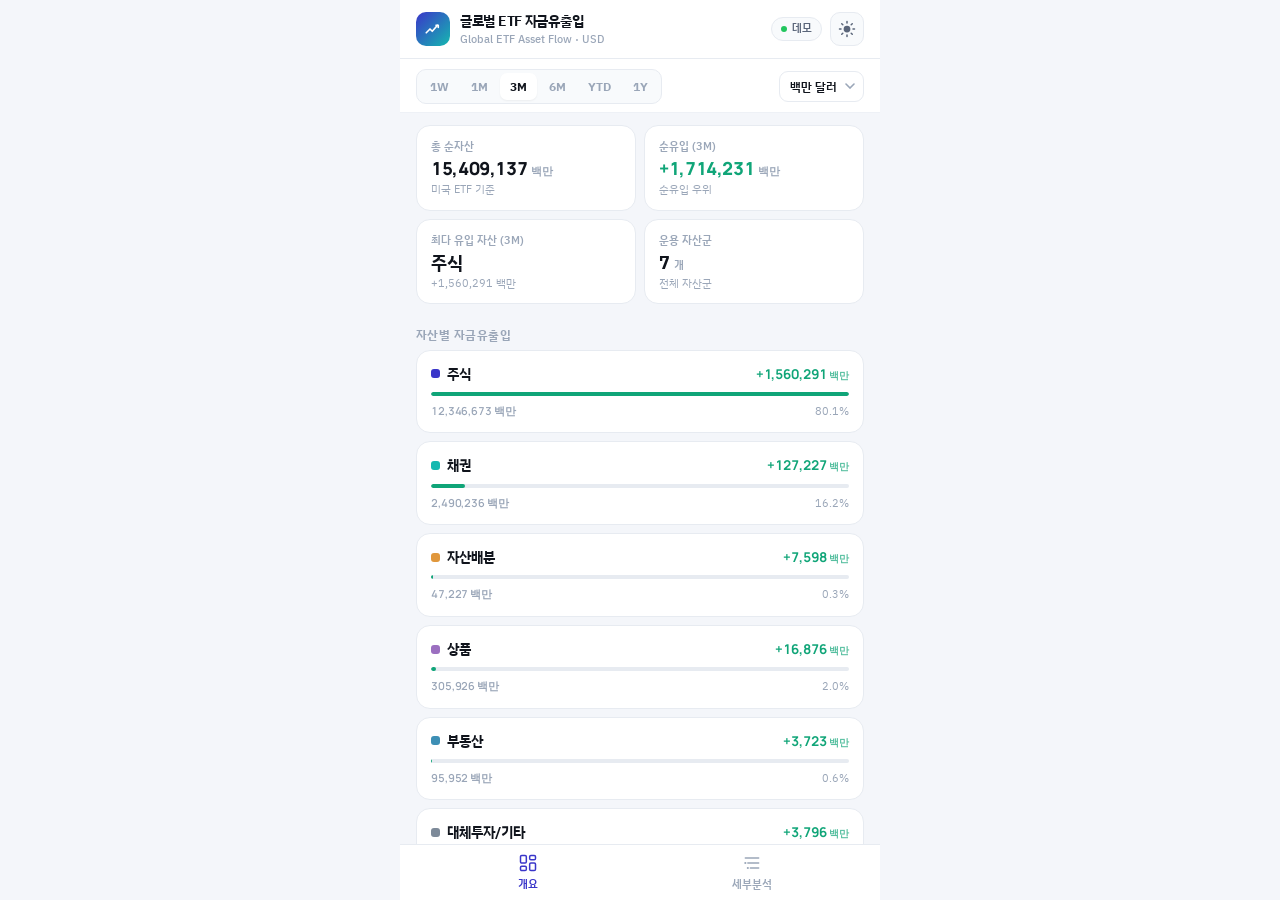
<file: mobile.html>
<!DOCTYPE html>
<html lang="ko" data-theme="light">
<head>
<meta charset="UTF-8">
<meta name="viewport" content="width=device-width, initial-scale=1.0, maximum-scale=1.0, user-scalable=no">
<title>글로벌 ETF 자금유출입</title>
<link rel="stylesheet" href="mobile.css">
</head>
<body>

<div class="mwrap">

  <!-- 헤더 -->
  <header class="mhead">
    <div class="mbrand">
      <div class="mmark">
        <svg viewBox="0 0 24 24" fill="none"><path d="M3 17l5-5 3 3 7-8" stroke="#fff" stroke-width="2.2" stroke-linecap="round" stroke-linejoin="round"/><path d="M16 7h3v3" stroke="#fff" stroke-width="2.2" stroke-linecap="round" stroke-linejoin="round"/></svg>
      </div>
      <div>
        <div class="mbrand-title">글로벌 ETF 자금유출입</div>
        <div class="mbrand-sub">Global ETF Asset Flow · USD</div>
      </div>
    </div>
    <div class="mhead-right">
      <span class="mpill"><span class="mpill-dot"></span>데모</span>
      <button class="mtheme-btn" id="mThemeBtn" aria-label="테마 전환">
        <svg id="mThemeIcon" viewBox="0 0 24 24" fill="none" width="18" height="18">
          <circle cx="12" cy="12" r="4.5" fill="currentColor"/>
          <g stroke="currentColor" stroke-width="2" stroke-linecap="round">
            <path d="M12 2v2M12 20v2M2 12h2M20 12h2M5 5l1.4 1.4M17.6 17.6L19 19M19 5l-1.4 1.4M6.4 17.6L5 19"/>
          </g>
        </svg>
      </button>
    </div>
  </header>

  <!-- 개요 페이지 -->
  <div class="mpage on" id="mpage-overview">
    <div class="mctrl-bar">
      <div class="mseg-wrap">
        <div class="mseg" id="mPeriodSeg">
          <button data-p="flow_1w">1W</button>
          <button data-p="flow_1m">1M</button>
          <button data-p="flow_3m" class="on">3M</button>
          <button data-p="flow_6m">6M</button>
          <button data-p="flow_ytd">YTD</button>
          <button data-p="flow_1y">1Y</button>
        </div>
      </div>
      <select id="mUnitSel" class="mselect">
        <option value="trillion">조 달러</option>
        <option value="billion">십억 달러</option>
        <option value="million" selected>백만 달러</option>
        <option value="thousand">천 달러</option>
      </select>
    </div>
    <div id="mKpis" class="mkpis"></div>
    <div class="msec-title">자산별 자금유출입</div>
    <div id="mAssetList" class="mcard-list"></div>
    <div class="mfoot">단위 <span id="mUnitNote" class="mfoot-accent"></span> &nbsp;·&nbsp; 최종 업데이트 2026-06-24</div>
  </div>

  <!-- 세부 분석 페이지 -->
  <div class="mpage" id="mpage-detail">
    <div class="mctrl-bar">
      <div class="mseg maxis-seg" id="mAxisSeg">
        <button data-axis="asset" class="on">자산별</button>
        <button data-axis="region">지역·국가별</button>
      </div>
      <select id="mUnitSelD" class="mselect">
        <option value="trillion">조 달러</option>
        <option value="billion">십억 달러</option>
        <option value="million" selected>백만 달러</option>
        <option value="thousand">천 달러</option>
      </select>
    </div>
    <div class="mcattabs-wrap">
      <div id="mCattabs" class="mcattabs"></div>
    </div>
    <div id="mLeafList" class="mcard-list"></div>
    <div class="mfoot">세부항목을 탭하면 상세 내용을 확인할 수 있습니다.</div>
  </div>

  <!-- 바텀 네비 -->
  <nav class="mnav">
    <button class="on" data-page="overview">
      <svg viewBox="0 0 24 24" fill="none" width="20" height="20">
        <rect x="3" y="3" width="7" height="9" rx="1.5" stroke="currentColor" stroke-width="1.8"/>
        <rect x="14" y="3" width="7" height="5" rx="1.5" stroke="currentColor" stroke-width="1.8"/>
        <rect x="14" y="12" width="7" height="9" rx="1.5" stroke="currentColor" stroke-width="1.8"/>
        <rect x="3" y="16" width="7" height="5" rx="1.5" stroke="currentColor" stroke-width="1.8"/>
      </svg>
      <span>개요</span>
    </button>
    <button data-page="detail">
      <svg viewBox="0 0 24 24" fill="none" width="20" height="20">
        <path d="M4 6h16M7 12h13M10 18h10" stroke="currentColor" stroke-width="1.8" stroke-linecap="round"/>
        <circle cx="4" cy="12" r="1.3" fill="currentColor"/>
        <circle cx="7" cy="18" r="1.3" fill="currentColor"/>
      </svg>
      <span>세부분석</span>
    </button>
  </nav>

</div><!-- /mwrap -->

<!-- 전체화면 패널 -->
<div class="mpanel" id="mpanel">
  <div class="mpanel-head">
    <button class="mpanel-back" id="mpanelBack">
      <svg viewBox="0 0 24 24" fill="none" width="18" height="18"><path d="M19 12H5m0 0l6-6m-6 6l6 6" stroke="currentColor" stroke-width="2" stroke-linecap="round" stroke-linejoin="round"/></svg>
      뒤로
    </button>
    <div>
      <div class="eyebrow" id="mpEyebrow"></div>
      <h2 id="mpName"></h2>
    </div>
    <div style="display:flex;justify-content:flex-end;margin-top:4px">
      <select id="mpUnitSel" class="mselect">
        <option value="trillion">조 달러</option>
        <option value="billion">십억 달러</option>
        <option value="million" selected>백만 달러</option>
        <option value="thousand">천 달러</option>
      </select>
    </div>
  </div>
  <div class="mpanel-body">
    <div class="mstat-grid" id="mpStats"></div>
    <div class="mpanel-row" style="margin-bottom:0">
      <div class="mpanel-sec" style="margin:0">누적 자금유출입 · 순자산 추이</div>
      <select id="mpPeriodSel" class="mselect mselect-sm">
        <option value="flow_1w">1W</option>
        <option value="flow_1m" selected>1M</option>
        <option value="flow_3m">3M</option>
        <option value="flow_6m">6M</option>
        <option value="flow_ytd">YTD</option>
        <option value="flow_1y">1Y</option>
      </select>
    </div>
    <div class="combo-legend" style="margin-top:6px">
      <span><i class="bar" style="background:var(--accent)"></i>누적 자금유출입 (좌)</span>
      <span><i style="background:var(--accent-2)"></i>순자산 (우)</span>
    </div>
    <div class="combo-chart" id="mpChart"></div>
    <div class="mpanel-sec" style="margin-top:16px">일자별 상세</div>
    <div class="dt-scroll">
      <table class="datetable">
        <thead><tr><th>일자</th><th>순자산</th><th>당일</th><th>누적</th></tr></thead>
        <tbody id="mpRows"></tbody>
      </table>
    </div>
    <div class="mpanel-sec" style="margin-top:18px">기간별 수익률</div>
    <div id="mpReturnChart" style="height:140px"></div>
    <div class="mpanel-sec" style="margin-top:18px">누적 자금유출입 상위 종목</div>
    <div id="mpTopFlows"></div>
    <div style="height:24px"></div>
  </div>
</div>

<script src="data.js"></script>
<script src="charts.js"></script>
<script src="mobile.js"></script>
</body>
</html>
</file>
<file: mobile.css>
@import url('https://fonts.googleapis.com/css2?family=Manrope:wght@400;500;600;700;800&family=IBM+Plex+Sans+KR:wght@400;500;600;700&display=swap');

:root[data-theme="light"]{
  --bg:#f4f6fa;
  --surface:#ffffff;
  --surface-2:#f8fafc;
  --ink:#10141c;
  --ink-2:#5b667a;
  --ink-3:#9aa6b8;
  --line:#e7ebf1;
  --line-2:#eef1f6;
  --accent:#3a36c9;
  --accent-2:#15b8b0;
  --accent-soft:#ecebfb;
  --inflow:#10a578;
  --inflow-bg:#e6f6f0;
  --outflow:#e2574e;
  --outflow-bg:#fdeceb;
  --shadow:0 1px 2px rgba(16,20,28,.04),0 8px 24px rgba(16,20,28,.06);
  --shadow-sm:0 1px 2px rgba(16,20,28,.05);
  --grid:#eef1f6;
}
:root[data-theme="dark"]{
  --bg:#0c0f17;
  --surface:#151a25;
  --surface-2:#1b212e;
  --ink:#eef2f8;
  --ink-2:#9aa6b8;
  --ink-3:#5f6b7e;
  --line:#252c3a;
  --line-2:#1e2533;
  --accent:#7d79ff;
  --accent-2:#2fd4cb;
  --accent-soft:#211f3d;
  --inflow:#22c98e;
  --inflow-bg:#0f2a22;
  --outflow:#ff6b61;
  --outflow-bg:#2c1614;
  --shadow:0 1px 2px rgba(0,0,0,.3),0 12px 32px rgba(0,0,0,.35);
  --shadow-sm:0 1px 2px rgba(0,0,0,.4);
  --grid:#222a38;
}

*{box-sizing:border-box;-webkit-tap-highlight-color:transparent;}
html,body{height:100%;margin:0;overscroll-behavior:none;}
body{
  background:var(--bg);color:var(--ink);
  font-family:"IBM Plex Sans KR","Manrope",sans-serif;
  font-size:13px;line-height:1.5;
  -webkit-font-smoothing:antialiased;
  transition:background .3s,color .3s;
}
.num{font-family:"Manrope",sans-serif;font-feature-settings:"tnum";letter-spacing:-.01em;}

/* ===== 레이아웃 ===== */
.mwrap{
  max-width:480px;
  margin:0 auto;
  height:100vh;
  display:flex;
  flex-direction:column;
  position:relative;
}

/* ===== 헤더 ===== */
.mhead{
  display:flex;align-items:center;justify-content:space-between;
  padding:10px 16px;
  background:var(--surface);
  border-bottom:1px solid var(--line);
  flex-shrink:0;
  position:sticky;top:0;z-index:50;
}
.mbrand{display:flex;align-items:center;gap:10px;}
.mmark{
  width:34px;height:34px;border-radius:10px;flex-shrink:0;
  background:linear-gradient(135deg,var(--accent),var(--accent-2));
  display:grid;place-items:center;color:#fff;
}
.mmark svg{width:18px;height:18px;}
.mbrand-title{font-size:14px;font-weight:700;letter-spacing:-.02em;}
.mbrand-sub{font-size:10.5px;color:var(--ink-3);font-weight:500;margin-top:1px;}
.mhead-right{display:flex;align-items:center;gap:8px;}
.mpill{
  font-size:10.5px;color:var(--ink-2);background:var(--surface-2);
  border:1px solid var(--line);border-radius:999px;
  padding:3px 9px;display:flex;align-items:center;gap:5px;font-weight:600;
}
.mpill-dot{width:6px;height:6px;border-radius:50%;background:#22c55e;flex-shrink:0;animation:pulse 2s infinite;}
@keyframes pulse{0%,100%{opacity:1}50%{opacity:.4}}
.mtheme-btn{
  width:34px;height:34px;border-radius:10px;border:1px solid var(--line);
  background:var(--surface-2);cursor:pointer;display:grid;place-items:center;
  color:var(--ink-2);transition:all .2s;
}
.mtheme-btn:active{transform:scale(.92);}

/* ===== 페이지 ===== */
.mpage{
  display:none;flex:1;overflow-y:auto;overflow-x:hidden;
  padding-bottom:72px;
}
.mpage.on{display:block;}

/* ===== 컨트롤 바 ===== */
.mctrl-bar{
  display:flex;align-items:center;justify-content:space-between;gap:8px;
  padding:10px 16px 8px;
  border-bottom:1px solid var(--line-2);
  background:var(--surface);
  position:sticky;top:0;z-index:30;
}
.mseg-wrap{overflow-x:auto;flex:1;scrollbar-width:none;}
.mseg-wrap::-webkit-scrollbar{display:none;}
.mseg{
  display:inline-flex;gap:2px;
  background:var(--surface-2);
  border:1px solid var(--line);
  border-radius:10px;
  padding:3px;
  white-space:nowrap;
}
.mseg button{
  border:none;background:transparent;padding:5px 10px;
  font-size:11.5px;font-weight:700;color:var(--ink-3);
  border-radius:7px;cursor:pointer;font-family:inherit;
  transition:all .15s;
}
.mseg button.on{background:var(--surface);color:var(--ink);box-shadow:var(--shadow-sm);}
.maxis-seg{flex-shrink:0;}

/* ===== Select ===== */
.mselect{
  font-family:inherit;font-size:11.5px;font-weight:600;color:var(--ink);
  background:var(--surface);border:1px solid var(--line);border-radius:9px;
  padding:6px 26px 6px 10px;cursor:pointer;
  appearance:none;flex-shrink:0;
  background-image:url("data:image/svg+xml,%3Csvg xmlns='http://www.w3.org/2000/svg' width='10' height='6' viewBox='0 0 10 6'%3E%3Cpath d='M1 1l4 4 4-4' stroke='%239aa6b8' stroke-width='1.6' fill='none' stroke-linecap='round'/%3E%3C/svg%3E");
  background-repeat:no-repeat;background-position:right 8px center;
}
.mselect-sm{font-size:11px;padding:4px 22px 4px 8px;}

/* ===== KPI 카드 ===== */
.mkpis{padding:12px 16px 0;}
.mkpi-row{display:grid;grid-template-columns:1fr 1fr;gap:8px;margin-bottom:8px;}
.mkpi{
  background:var(--surface);border:1px solid var(--line);border-radius:14px;
  padding:12px 14px;
}
.mkpi-l{font-size:11px;color:var(--ink-3);font-weight:600;margin-bottom:4px;}
.mkpi-v{font-size:18px;font-weight:800;letter-spacing:-.02em;line-height:1.2;}
.mkpi-u{font-size:11px;font-weight:600;color:var(--ink-3);margin-left:2px;}
.mkpi-sub{font-size:10.5px;color:var(--ink-3);margin-top:2px;}

/* ===== 섹션 타이틀 ===== */
.msec-title{
  font-size:11.5px;font-weight:700;color:var(--ink-3);
  text-transform:uppercase;letter-spacing:.04em;
  padding:14px 16px 6px;
}

/* ===== 카드 리스트 ===== */
.mcard-list{padding:0 16px 8px;}

/* 자산 카드 */
.masset-card{
  background:var(--surface);border:1px solid var(--line);border-radius:14px;
  padding:13px 14px;margin-bottom:8px;cursor:pointer;
  transition:transform .15s,box-shadow .15s;
  active-state:none;
}
.masset-card:active{transform:scale(.98);box-shadow:var(--shadow);}
.masset-top{display:flex;align-items:center;justify-content:space-between;margin-bottom:8px;}
.masset-name{display:flex;align-items:center;gap:7px;font-weight:700;font-size:13.5px;}
.masset-name i{width:9px;height:9px;border-radius:3px;flex-shrink:0;}
.masset-flow{font-size:13.5px;font-weight:700;}
.masset-bar-wrap{height:4px;background:var(--line);border-radius:999px;margin-bottom:7px;overflow:hidden;}
.masset-bar{height:100%;border-radius:999px;transition:width .4s;}
.masset-bot{display:flex;justify-content:space-between;font-size:11px;color:var(--ink-3);}
.masset-bot .num{font-weight:600;}

/* 세부항목 카드 */
.mgroup-header{
  display:flex;justify-content:space-between;align-items:center;
  padding:10px 2px 5px;
  border-bottom:1px solid var(--line-2);
  margin-bottom:4px;
}
.mleaf-card{
  background:var(--surface);border:1px solid var(--line);border-radius:12px;
  padding:11px 13px;margin-bottom:6px;cursor:pointer;
  transition:transform .15s;
}
.mleaf-card:active{transform:scale(.98);}
.mleaf-top{display:flex;align-items:center;justify-content:space-between;margin-bottom:6px;}
.mleaf-name{display:flex;align-items:center;gap:6px;font-size:12.5px;font-weight:600;}
.tdot{width:7px;height:7px;border-radius:50%;flex-shrink:0;display:inline-block;}
.mleaf-flow{font-size:12.5px;font-weight:700;}
.mleaf-bar-wrap{height:3px;background:var(--line);border-radius:999px;margin-bottom:6px;overflow:hidden;}
.mleaf-bar{height:100%;border-radius:999px;}
.mleaf-bot{display:flex;justify-content:space-between;font-size:10.5px;color:var(--ink-3);}

/* ===== 카테고리 탭 ===== */
.mcattabs-wrap{
  overflow-x:auto;scrollbar-width:none;
  padding:8px 16px;
  border-bottom:1px solid var(--line-2);
  background:var(--surface);
  position:sticky;top:49px;z-index:20;
}
.mcattabs-wrap::-webkit-scrollbar{display:none;}
.mcattabs{display:inline-flex;gap:6px;white-space:nowrap;}
.mcattab{
  border:1px solid var(--line);background:var(--surface-2);border-radius:20px;
  padding:6px 13px;font-size:11.5px;font-weight:600;color:var(--ink-2);
  cursor:pointer;font-family:inherit;
  display:inline-flex;align-items:center;gap:5px;
  transition:all .15s;white-space:nowrap;
}
.mcattab i{width:7px;height:7px;border-radius:2px;flex-shrink:0;}
.mcattab.on{background:var(--accent-soft);border-color:var(--accent);color:var(--accent);}
.mcattab .mctflow{font-size:10px;font-weight:700;}

/* ===== 바텀 네비 ===== */
.mnav{
  position:fixed;bottom:0;left:50%;transform:translateX(-50%);
  width:100%;max-width:480px;
  display:flex;
  background:var(--surface);
  border-top:1px solid var(--line);
  padding:0 16px;
  padding-bottom:env(safe-area-inset-bottom);
  z-index:100;
}
.mnav button{
  flex:1;display:flex;flex-direction:column;align-items:center;justify-content:center;
  gap:3px;padding:8px 0;border:none;background:transparent;
  font-size:11px;font-weight:600;color:var(--ink-3);cursor:pointer;
  font-family:inherit;transition:color .15s;
}
.mnav button.on{color:var(--accent);}
.mnav button svg path,.mnav button svg rect{transition:stroke .15s;}
.mnav button.on svg{color:var(--accent);}

/* ===== 푸터 ===== */
.mfoot{
  font-size:10.5px;color:var(--ink-3);padding:10px 16px 6px;
}
.mfoot-accent{color:var(--accent);font-weight:700;}

/* ===== 전체화면 패널 ===== */
.mpanel{
  position:fixed;inset:0;z-index:200;
  background:var(--bg);
  display:flex;flex-direction:column;
  transform:translateY(100%);
  transition:transform .3s cubic-bezier(.4,0,.2,1);
  max-width:480px;left:50%;margin-left:-240px;
}
@media(max-width:480px){
  .mpanel{left:0;margin-left:0;max-width:100%;}
}
.mpanel.on{transform:translateY(0);}

.mpanel-head{
  padding:12px 16px 12px;
  background:var(--surface);
  border-bottom:1px solid var(--line);
  flex-shrink:0;
}
.mpanel-back{
  display:inline-flex;align-items:center;gap:5px;
  border:none;background:transparent;color:var(--accent);
  font-size:13px;font-weight:700;cursor:pointer;
  font-family:inherit;padding:0;margin-bottom:10px;
}
.mpanel-head .eyebrow{
  font-size:11px;font-weight:700;color:var(--ink-3);
  text-transform:uppercase;letter-spacing:.06em;
  display:flex;align-items:center;gap:6px;margin-bottom:2px;
}
.mpanel-head .eyebrow i{width:8px;height:8px;border-radius:2px;}
.mpanel-head h2{margin:2px 0 0;font-size:20px;font-weight:800;letter-spacing:-.02em;}

.mpanel-body{flex:1;overflow-y:auto;padding:14px 16px 20px;}

.mpanel-row{display:flex;align-items:center;justify-content:space-between;margin-bottom:6px;}
.mpanel-sec{font-size:13px;font-weight:700;color:var(--ink);margin:16px 0 6px;}
.mpanel-sec:first-child{margin-top:0;}

/* stat grid */
.mstat-grid{display:grid;grid-template-columns:1fr 1fr;gap:8px;margin-bottom:16px;}
.mstat{background:var(--surface-2);border:1px solid var(--line-2);border-radius:12px;padding:9px 12px;}
.mstat-l{font-size:10.5px;color:var(--ink-3);font-weight:600;margin-bottom:3px;}
.mstat-v{font-size:14px;font-weight:800;}

/* combo chart */
.combo-chart{height:180px;margin:4px 0 8px;position:relative;}
.combo-legend{display:flex;gap:14px;font-size:10px;font-weight:600;color:var(--ink-2);margin-bottom:6px;}
.combo-legend span{display:inline-flex;align-items:center;gap:5px;}
.combo-legend i{width:12px;height:4px;border-radius:2px;}
.combo-legend i.bar{width:10px;height:10px;border-radius:2px;}

/* datetable */
.dt-scroll{
  max-height:200px;overflow-y:auto;
  border:1px solid var(--line-2);border-radius:11px;margin-top:4px;
}
.dt-scroll::-webkit-scrollbar{width:4px;}
.dt-scroll::-webkit-scrollbar-track{background:var(--surface-2);}
.dt-scroll::-webkit-scrollbar-thumb{background:var(--line);border-radius:999px;}
.datetable{
  width:100%;border-collapse:collapse;font-size:11.5px;
  table-layout:fixed;min-width:0;
}
.datetable th,
.datetable td{
  padding:7px 8px;text-align:right;
  border-bottom:1px solid var(--line-2);
}
.datetable tr:last-child th,
.datetable tr:last-child td{border-bottom:none;}
.datetable th{font-size:10.5px;font-weight:700;color:var(--ink-3);background:var(--surface-2);position:sticky;top:0;}
.datetable th:nth-child(1){text-align:left;width:30%;}
.datetable th:nth-child(2){width:23%;}
.datetable th:nth-child(3){width:23%;}
.datetable th:nth-child(4){width:24%;}
.datetable td:nth-child(1){text-align:left;}

/* return chart */
.panel-chart{width:100%;position:relative;}

/* top flows */
.top-flows-section{margin-bottom:12px;}
.top-flows-label{
  font-size:11px;font-weight:700;
  padding:6px 0 5px;
  display:flex;align-items:center;gap:6px;
}
.ranktable{width:100%;border-collapse:collapse;font-size:11.5px;table-layout:fixed;min-width:0;}
.ranktable th,.ranktable td{padding:6px 6px;text-align:right;border-bottom:1px solid var(--line-2);}
.ranktable tr:last-child td{border-bottom:none;}
.ranktable th{font-size:10px;font-weight:700;color:var(--ink-3);background:var(--surface-2);}
.ranktable th:nth-child(1){width:9%;text-align:center;}
.ranktable th:nth-child(2){width:15%;text-align:left;}
.ranktable th:nth-child(3){width:50%;text-align:left;}
.ranktable th:nth-child(4){width:26%;}
.ranktable td:nth-child(1){text-align:center;color:var(--ink-3);font-weight:700;}
.ranktable td:nth-child(2){text-align:left;font-weight:700;font-size:11px;}
.ranktable td:nth-child(3){text-align:left;color:var(--ink-2);}
.ranktable td:nth-child(4){font-weight:700;}
</file>
